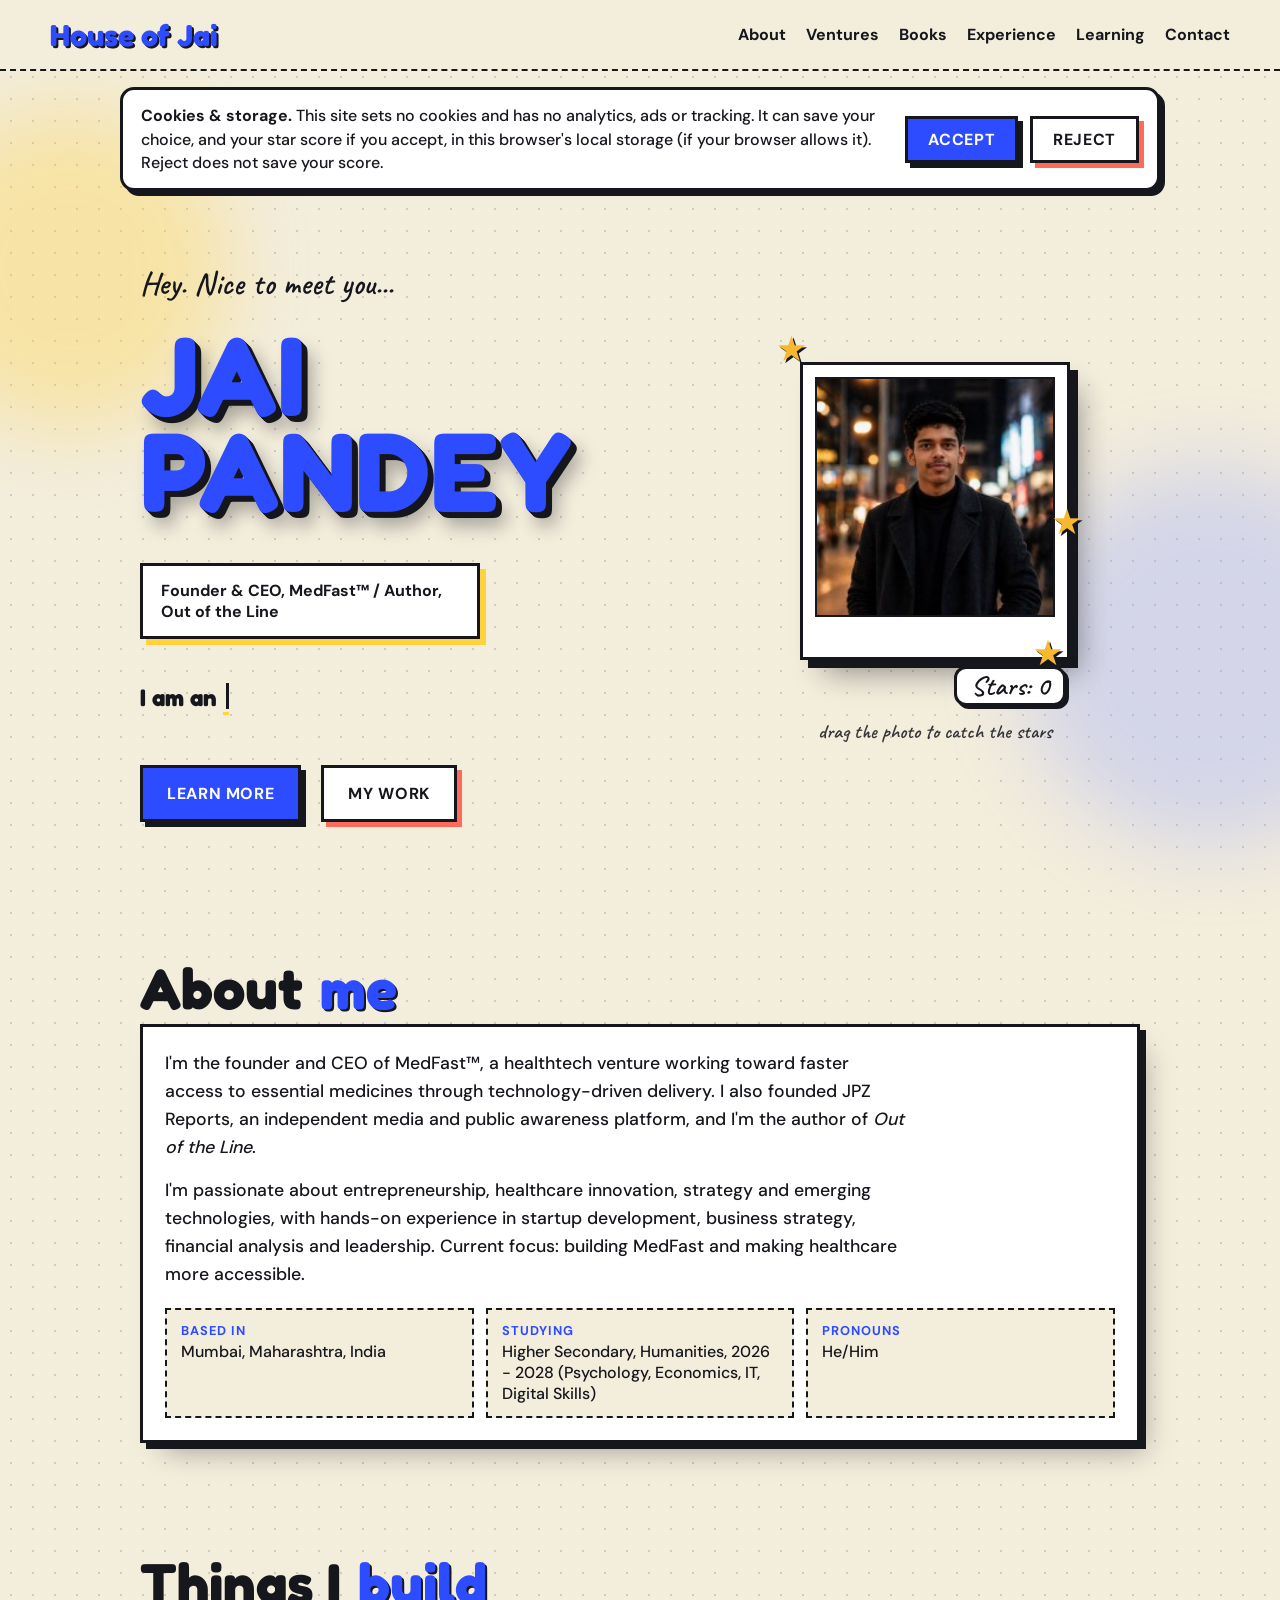
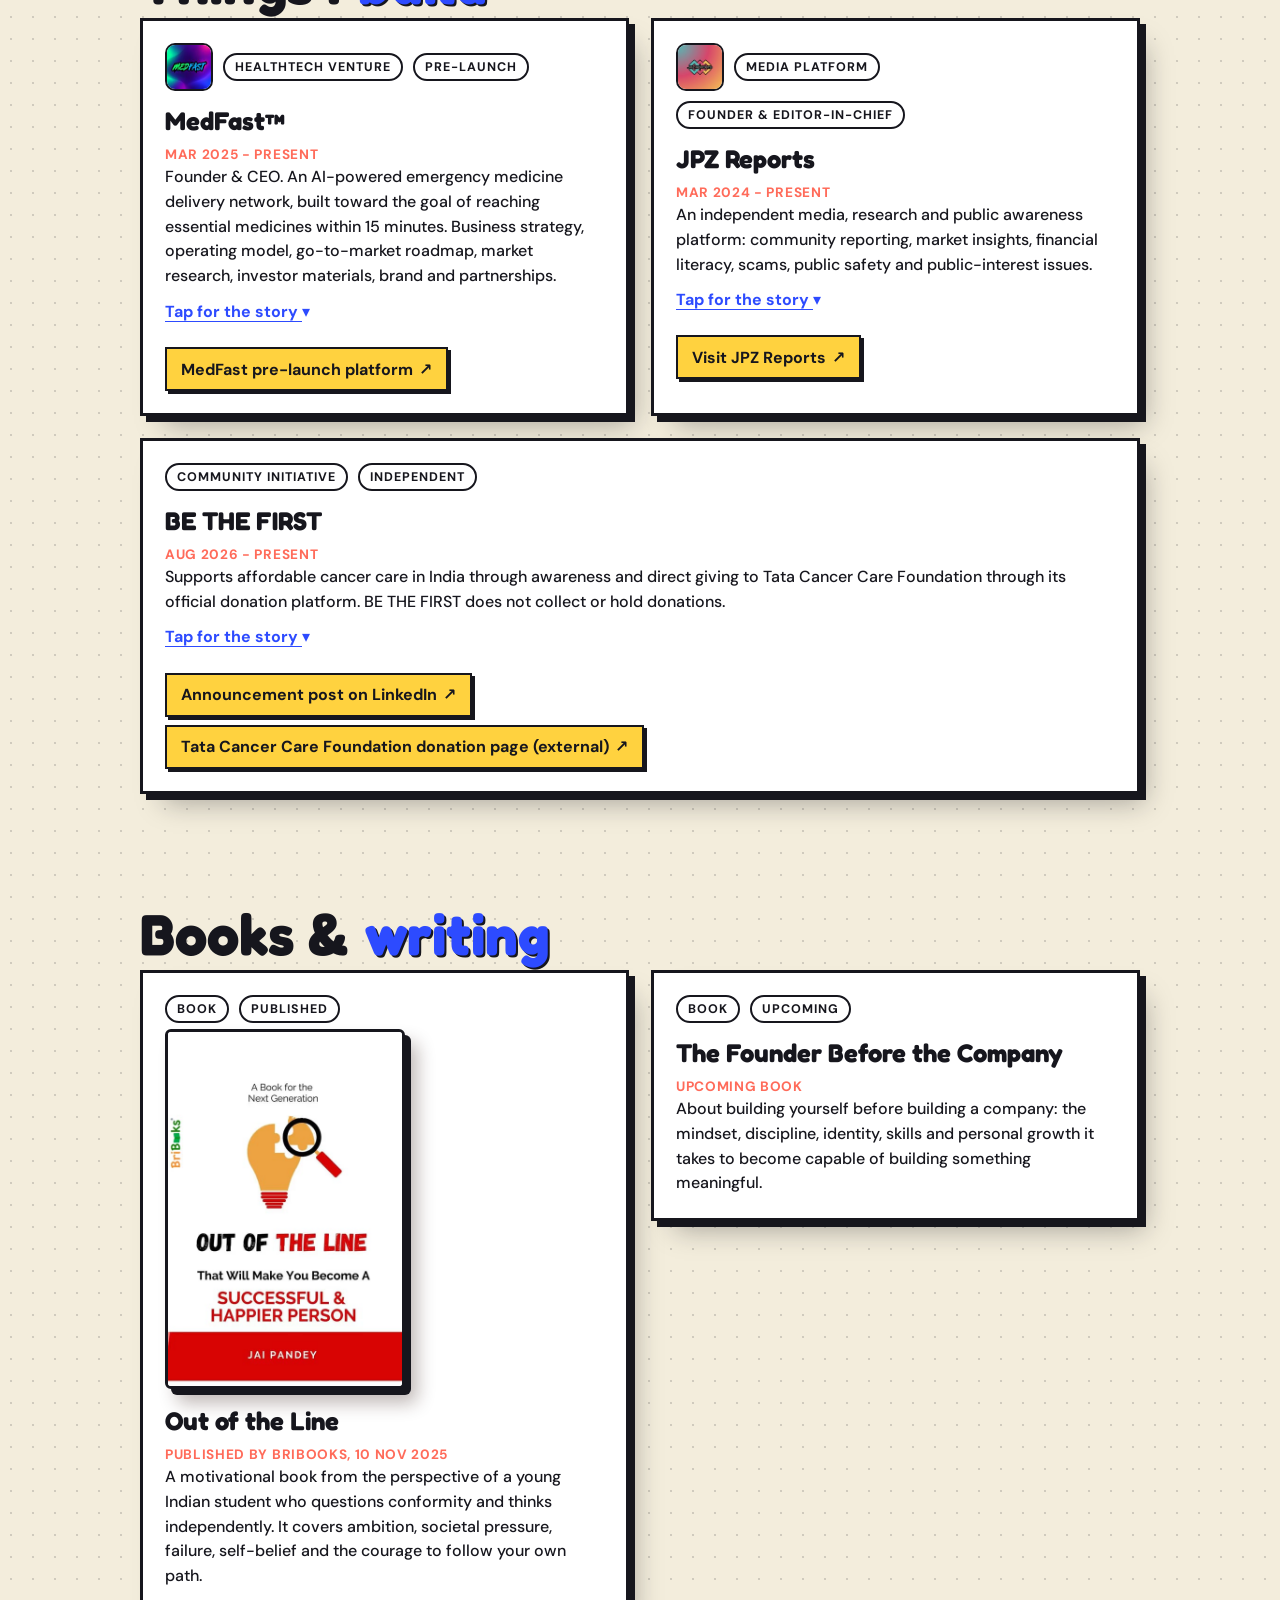
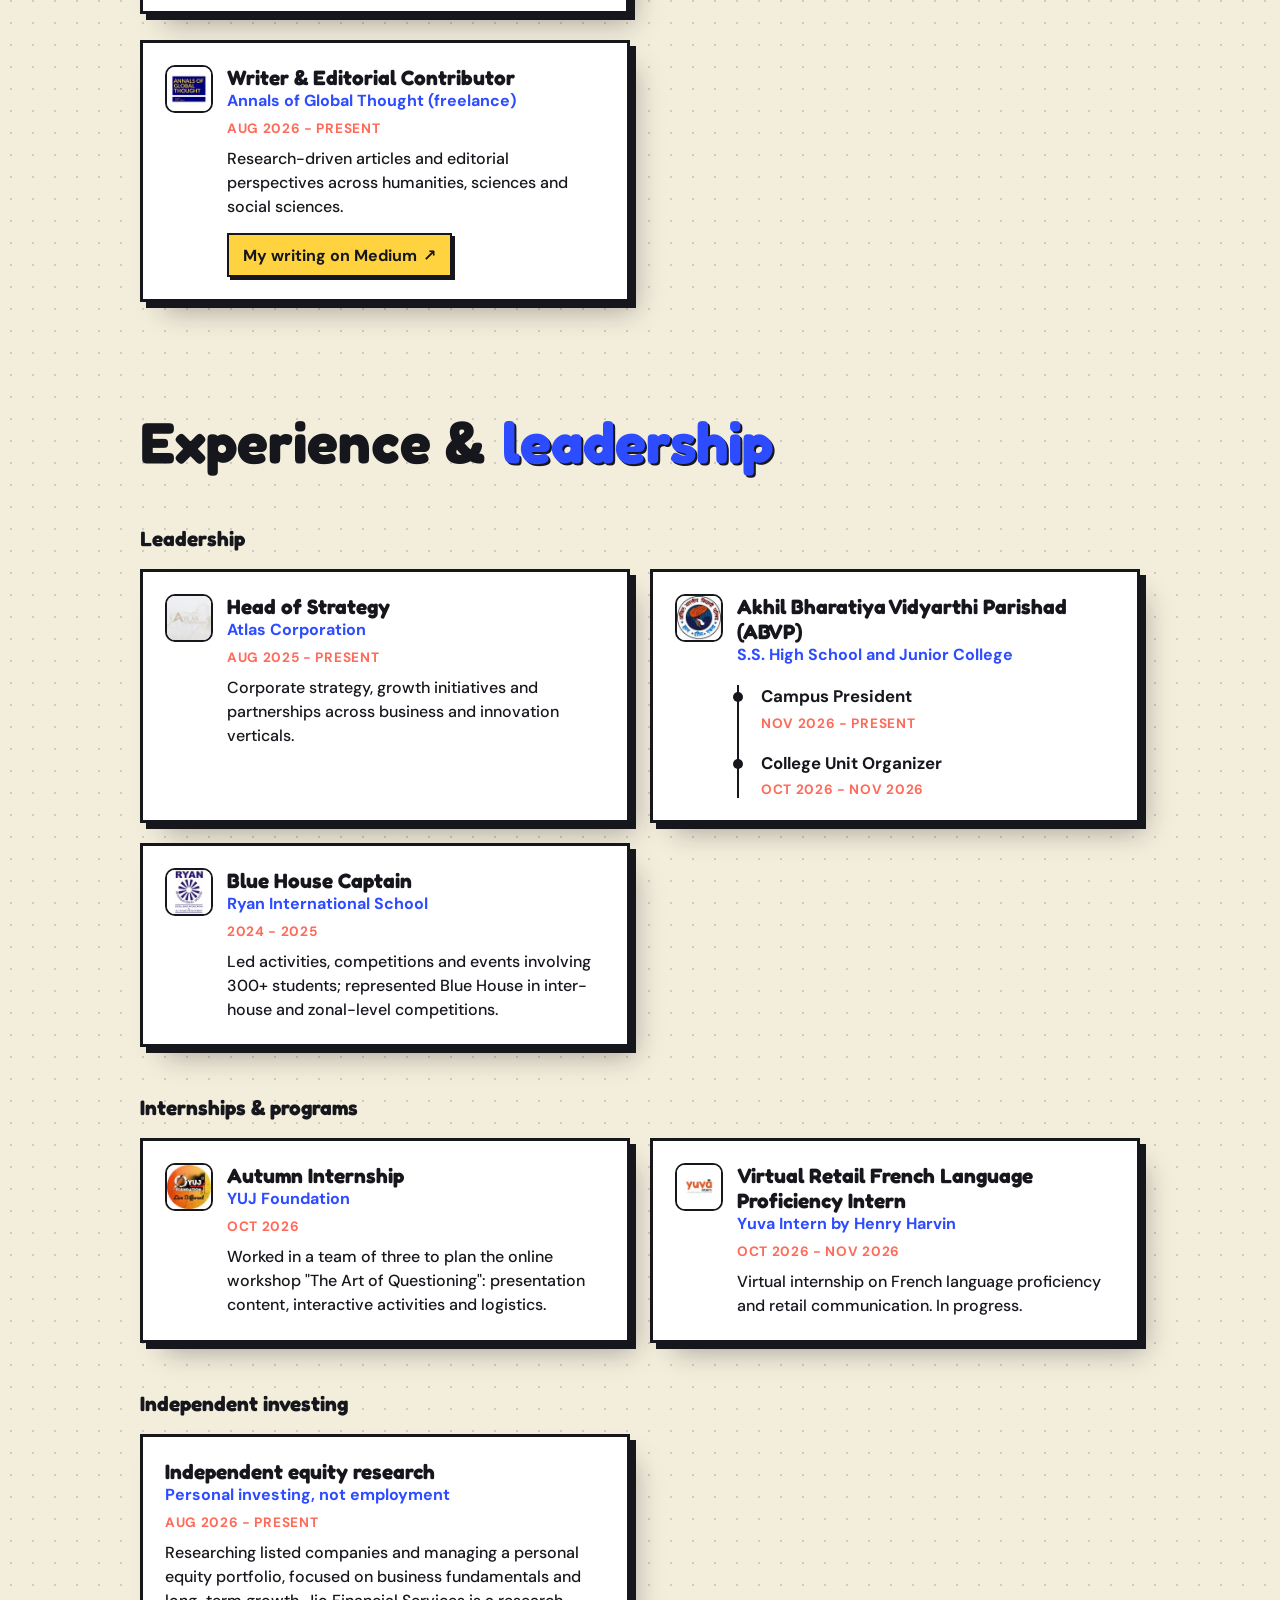
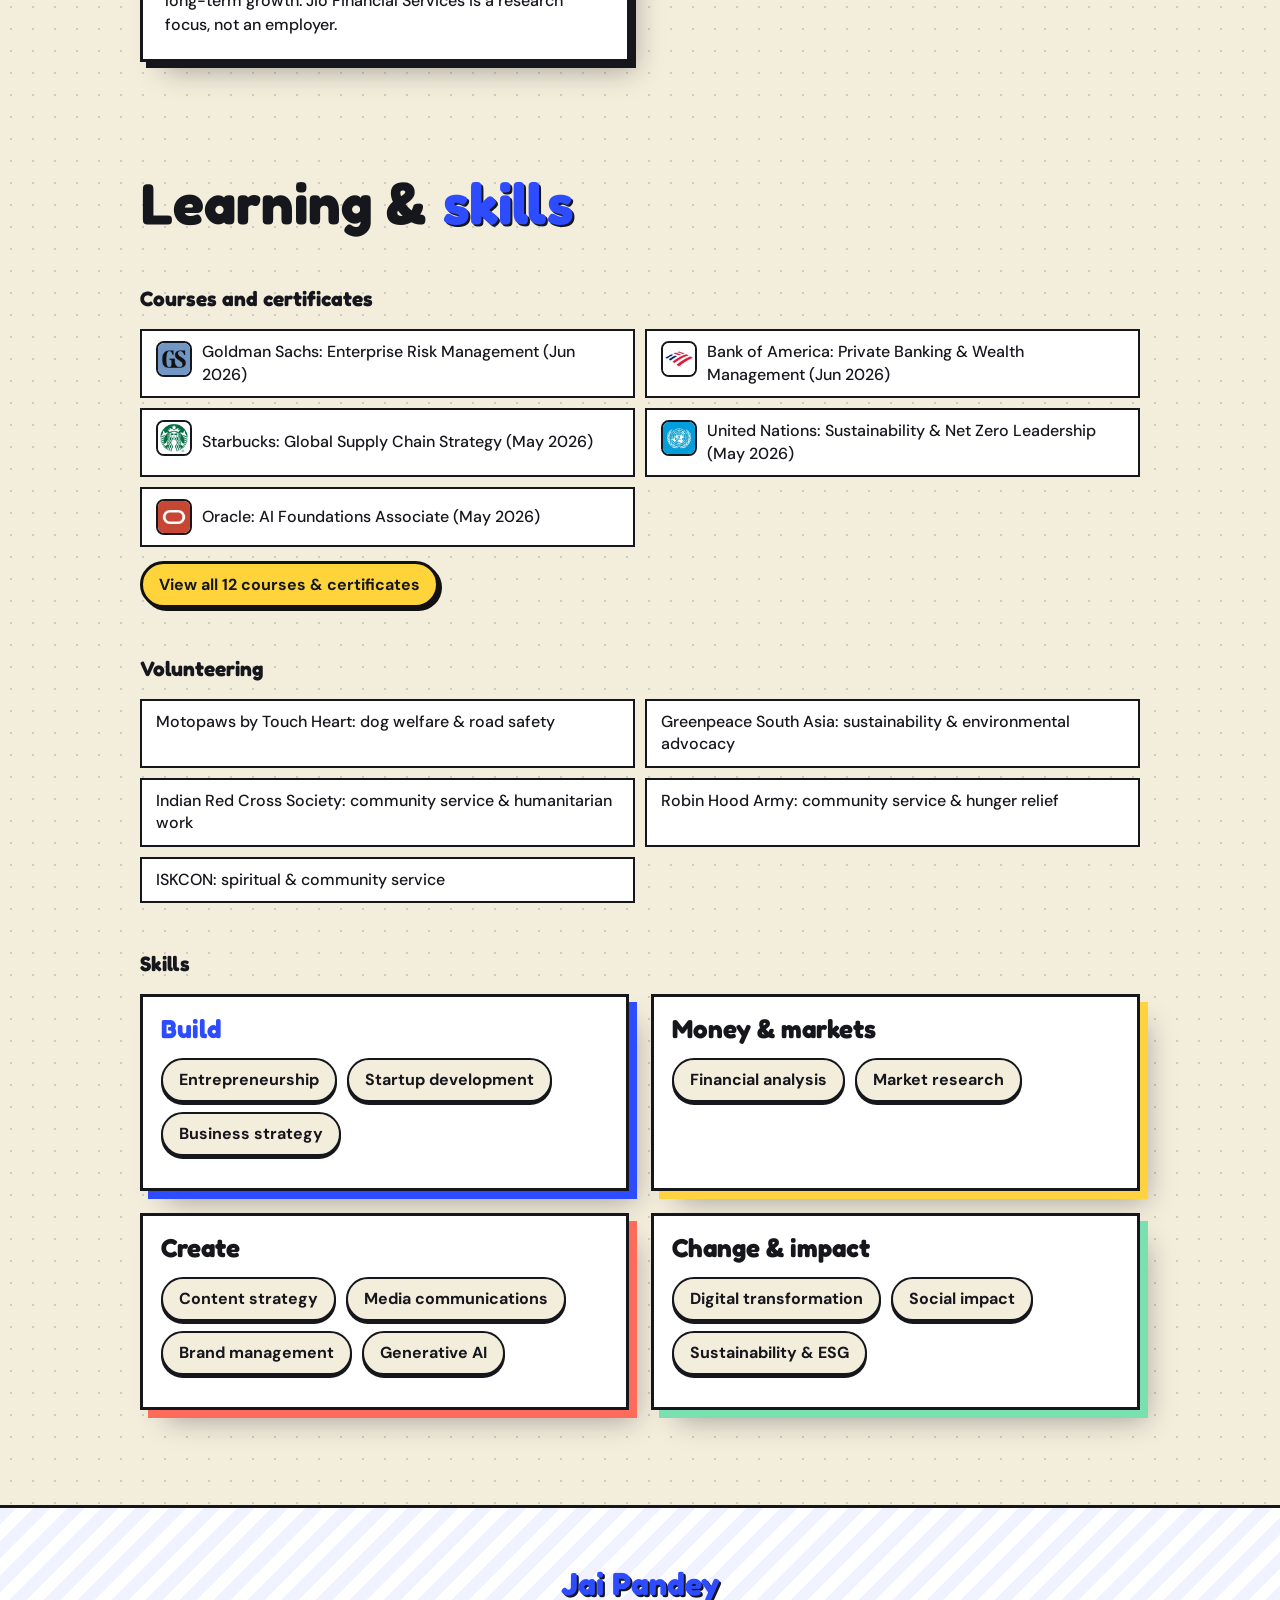
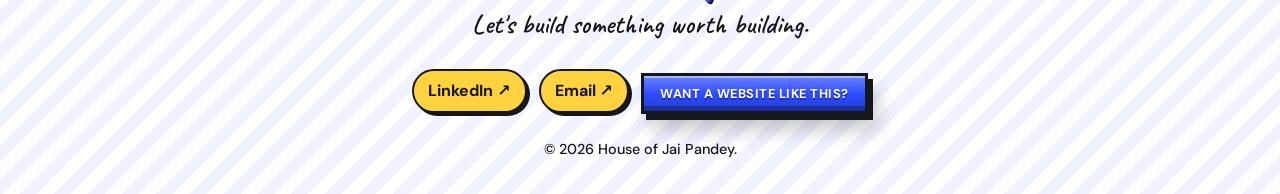
<file: index.html>
<!doctype html><html lang="en"><head><meta charset="utf-8"><meta name="viewport" content="width=device-width,initial-scale=1"><title>House of Jai Pandey</title><meta name="description" content="Founder &amp; CEO of MedFast. Author of Out of the Line. Strategy, writing and ventures."><meta property="og:type" content="website"><meta property="og:url" content="https://ijaipandey.github.io/"><meta property="og:title" content="House of Jai Pandey"><meta property="og:description" content="Founder &amp; CEO of MedFast. Author of Out of the Line. Strategy, writing and ventures."><meta property="og:image" content="https://ijaipandey.github.io/2-og-square.jpg"><meta property="og:image:width" content="1200"><meta property="og:image:height" content="1200"><meta property="og:image:type" content="image/jpeg"><meta property="og:image:alt" content="Jai Pandey, House of Jai"><meta name="twitter:card" content="summary"><meta name="twitter:title" content="House of Jai Pandey"><meta name="twitter:description" content="Founder &amp; CEO of MedFast. Author of Out of the Line. Strategy, writing and ventures."><meta name="twitter:image" content="https://ijaipandey.github.io/2-og-square.jpg"><link rel="stylesheet" href="3-festival-v12.css"><link rel="icon" type="image/png" href="1-favicon.png"><link rel="canonical" href="https://ijaipandey.github.io/"><script type="application/ld+json">{"@context":"https://schema.org","@type":"Person","name":"Jai Pandey","url":"https://ijaipandey.github.io/","jobTitle":"Founder & CEO, MedFast","description":"Founder & CEO of MedFast. Author of Out of the Line. Strategy, writing and ventures.","sameAs":["https://www.linkedin.com/in/ijaipandey/"]}</script><style>.hj-badge.hj-inline{position:static;animation:none;transform:none;margin:6px 0 0;display:inline-flex;font-size:.8rem;min-height:40px;padding:9px 16px}.hj-badge.hj-inline::after{display:none}.hj-badge.hj-inline:hover,.hj-badge.hj-inline:active{transform:none}.pf-contact{flex-wrap:wrap;align-items:center}</style></head><body><div id="root"><div style="position:absolute;width:1px;height:1px;overflow:hidden;clip:rect(0 0 0 0);white-space:nowrap"><h1>Jai Pandey</h1><p>Founder &amp; CEO, MedFast. Author, Out of the Line.</p><p>I'm the founder and CEO of MedFast, a healthtech venture working toward faster access to essential medicines through technology-driven delivery. I also founded JPZ Reports, an independent media and public awareness platform, and I'm the author of Out of the Line.</p><p>Based in Mumbai, Maharashtra, India.</p><a href="https://www.linkedin.com/in/ijaipandey/">LinkedIn</a> <a href="websites.html">Websites by Jai</a></div></div><script src="1-1-2-festival-v12.js"></script></body></html>
</file>
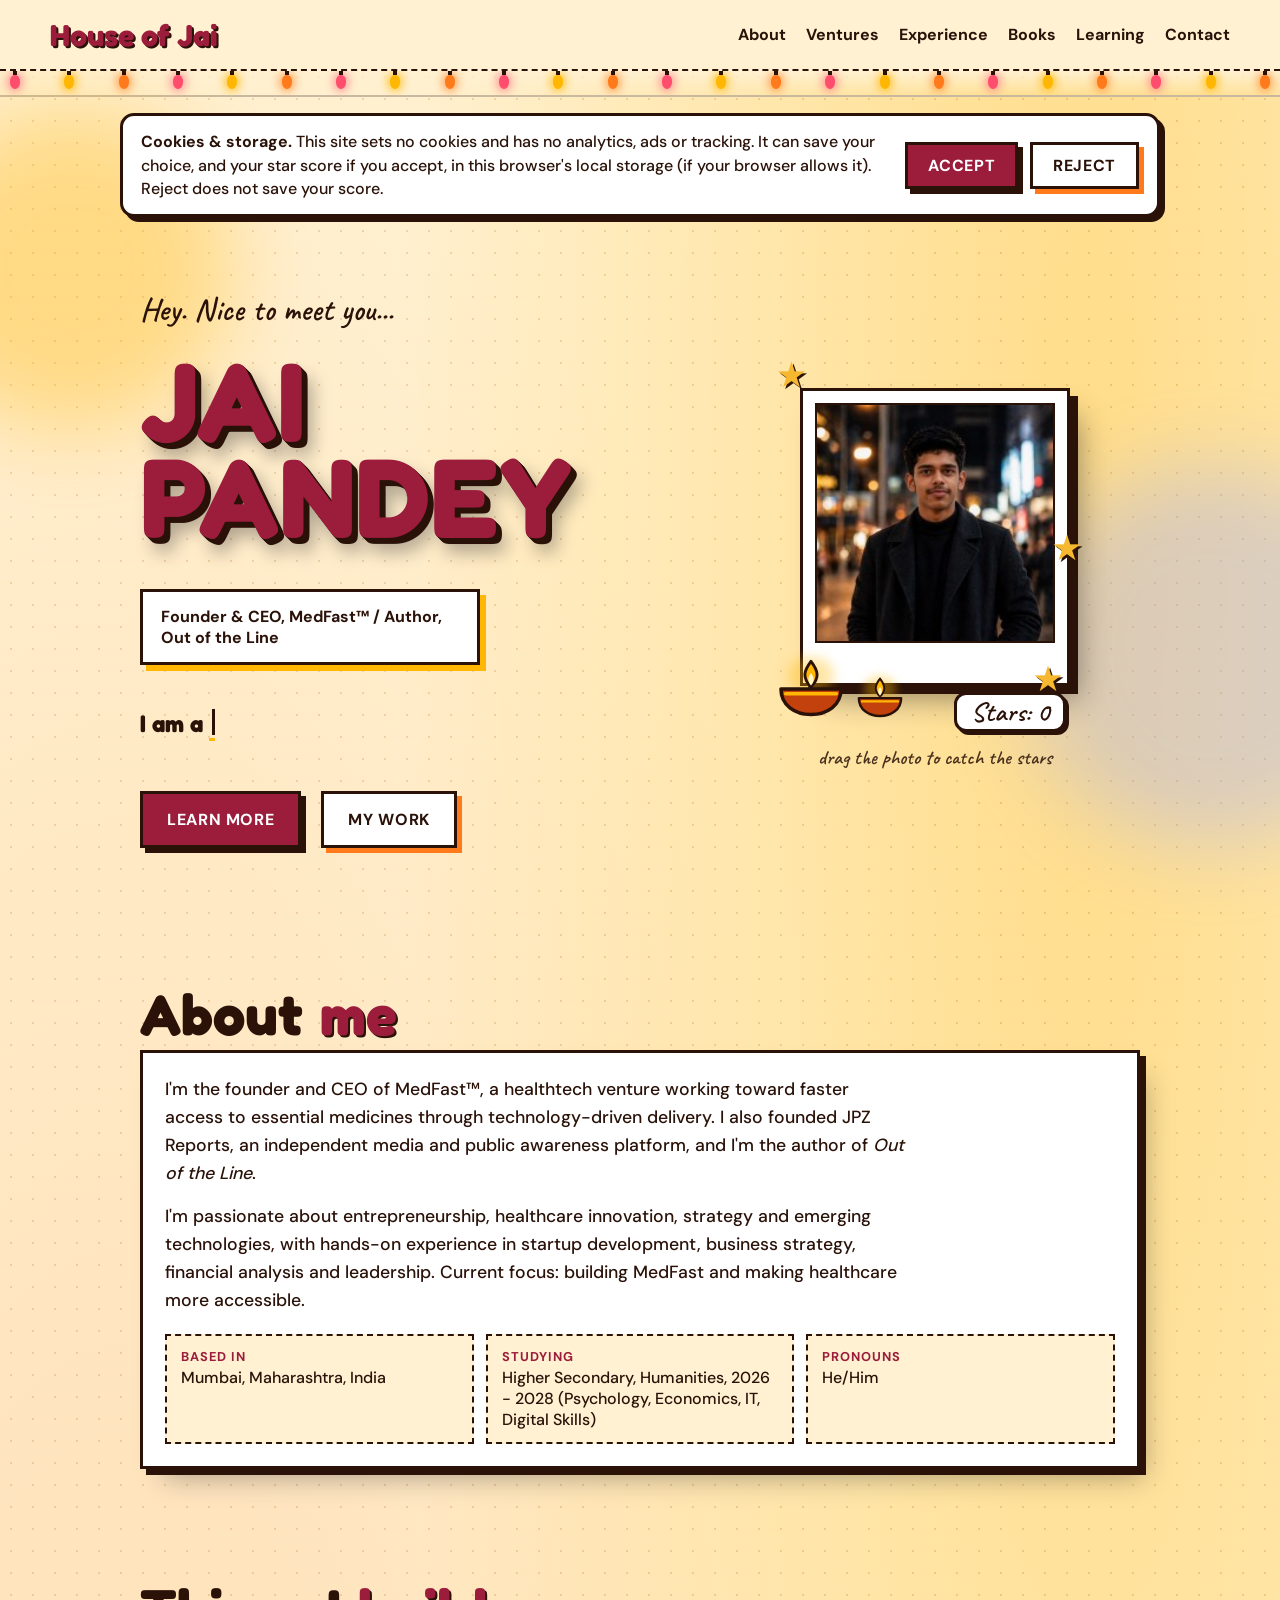
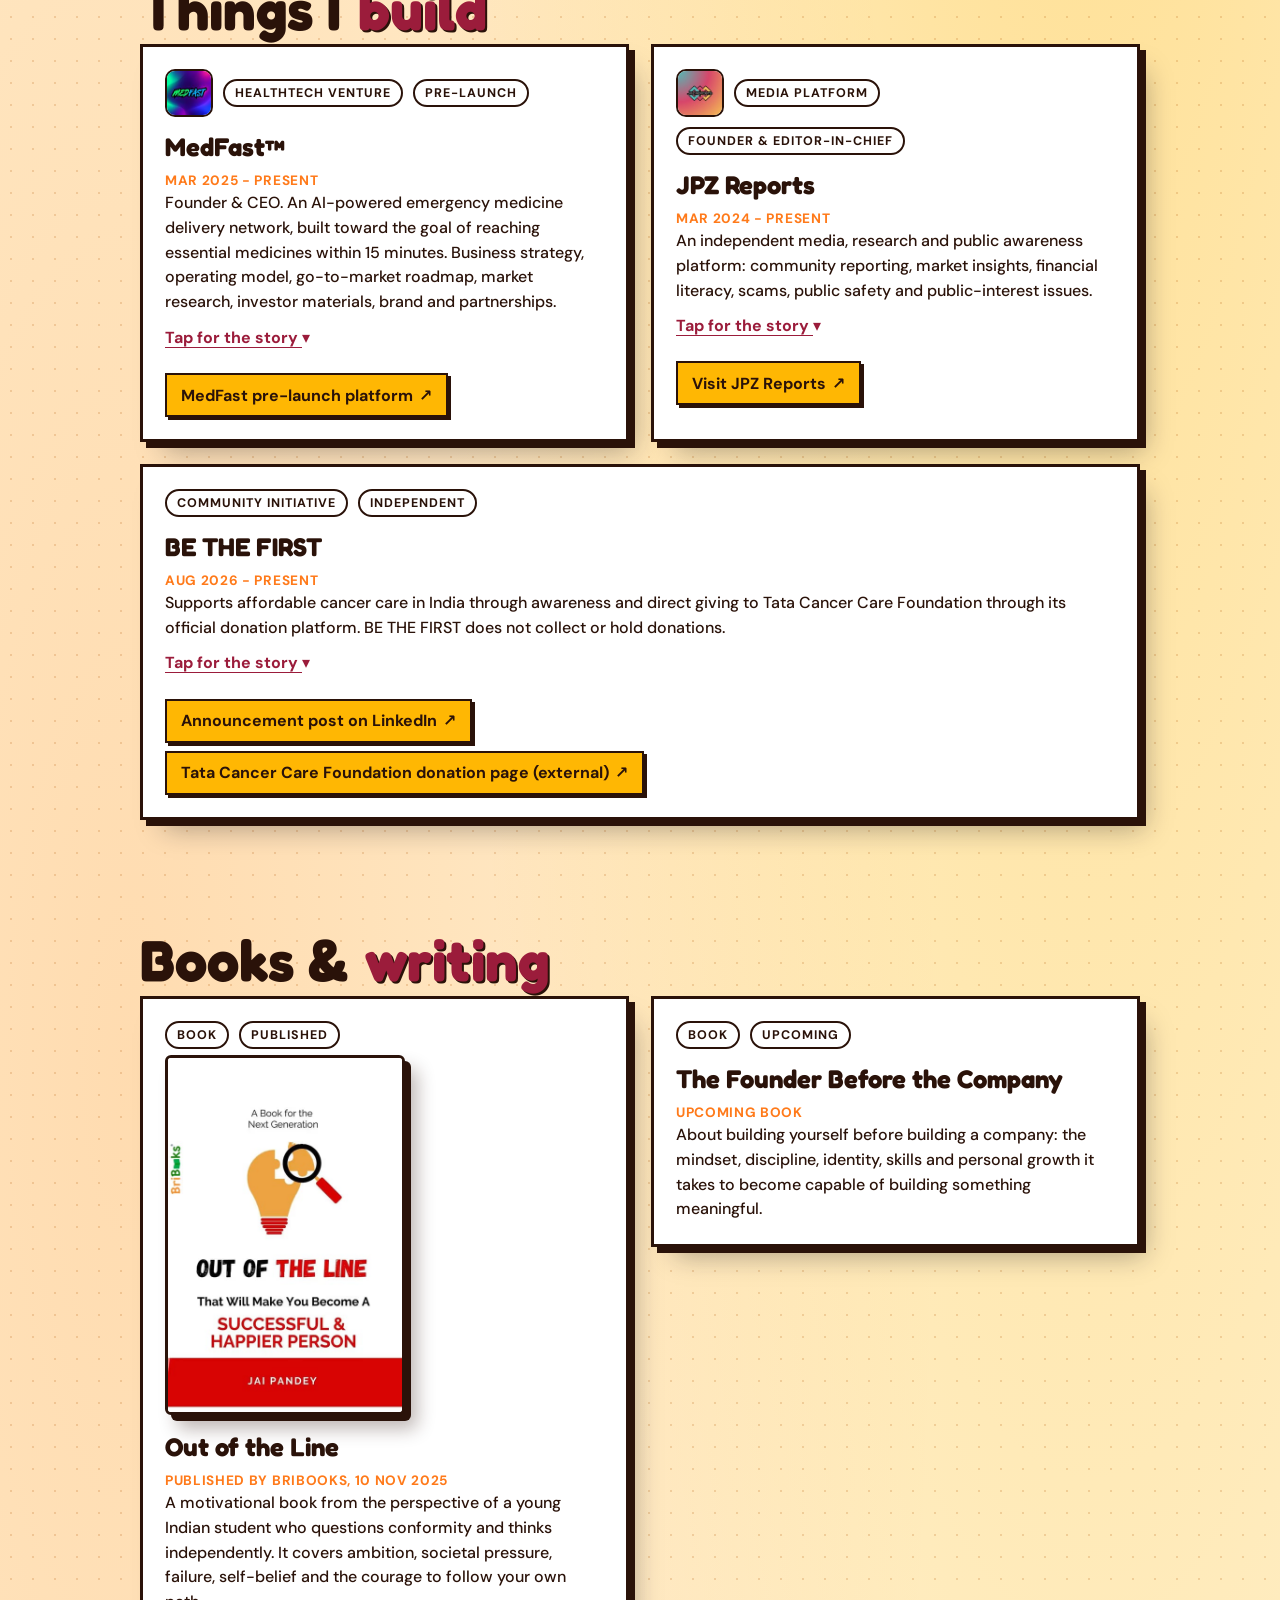
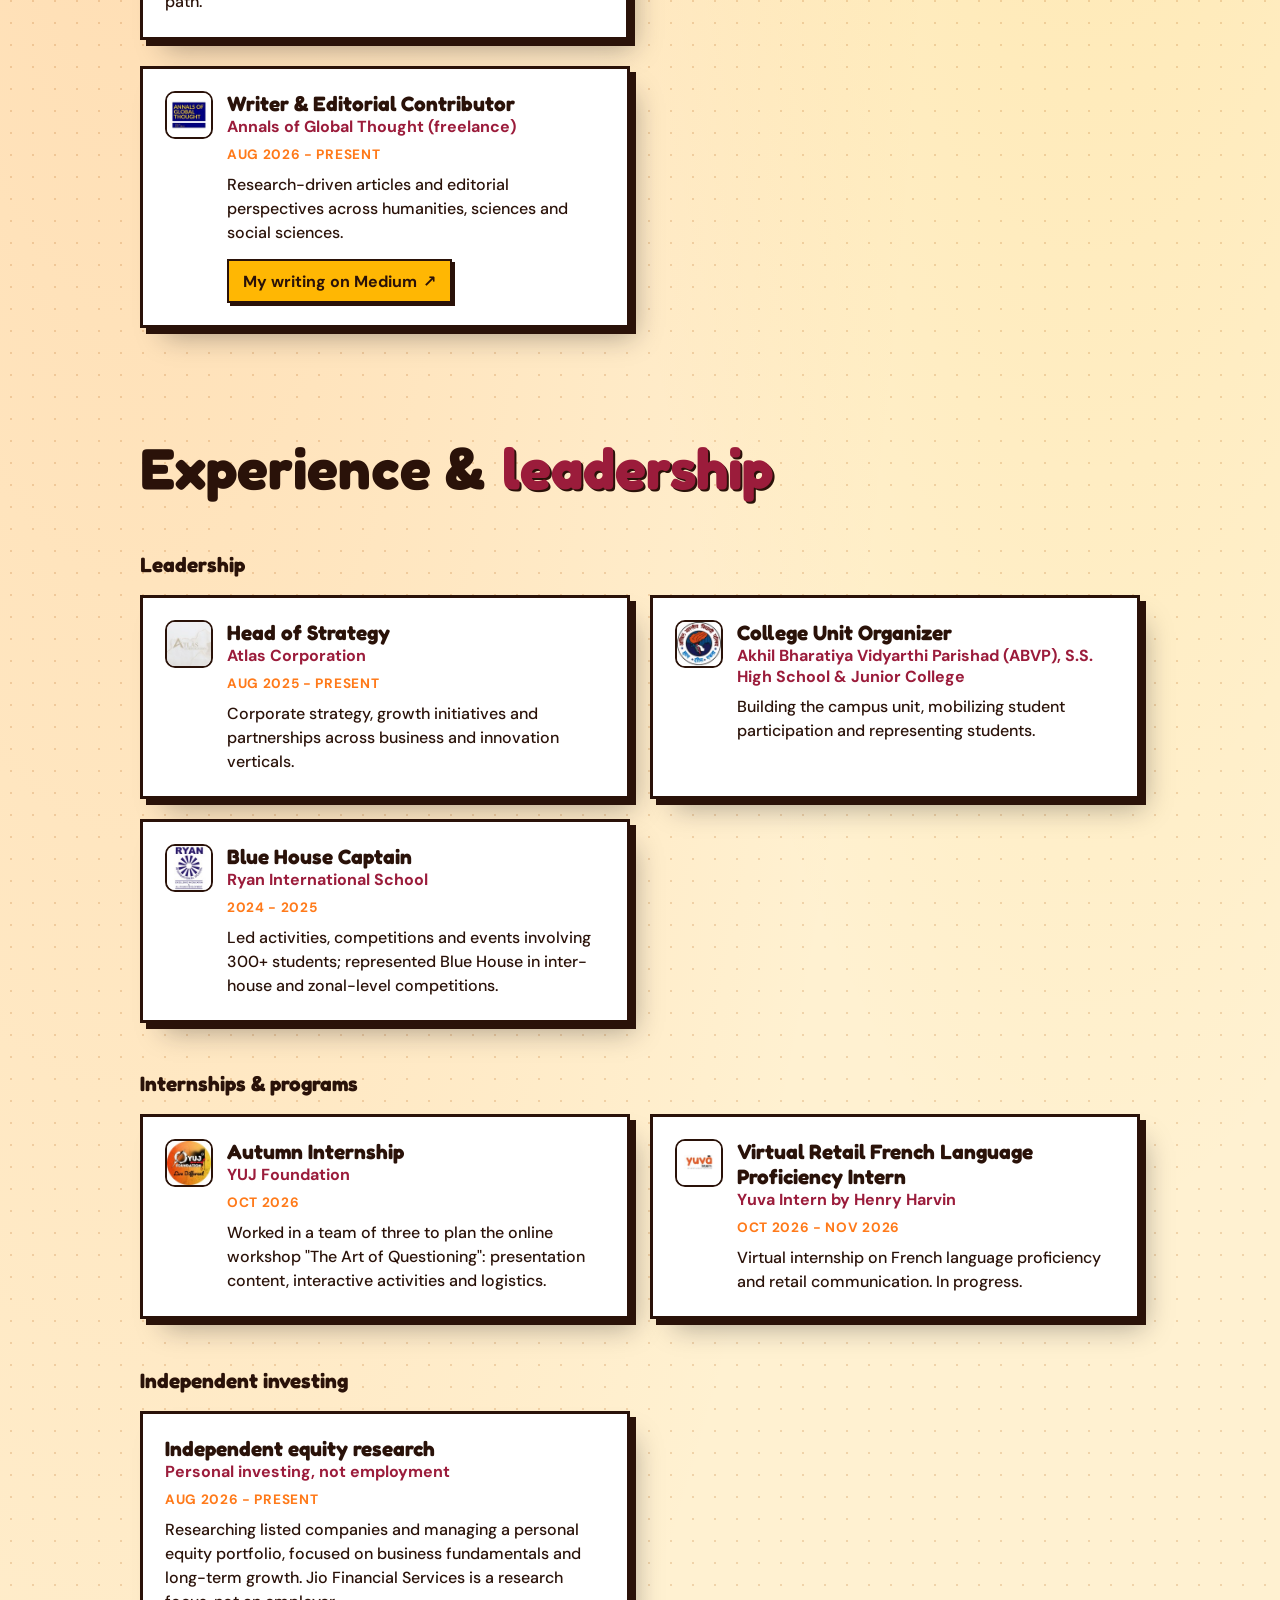
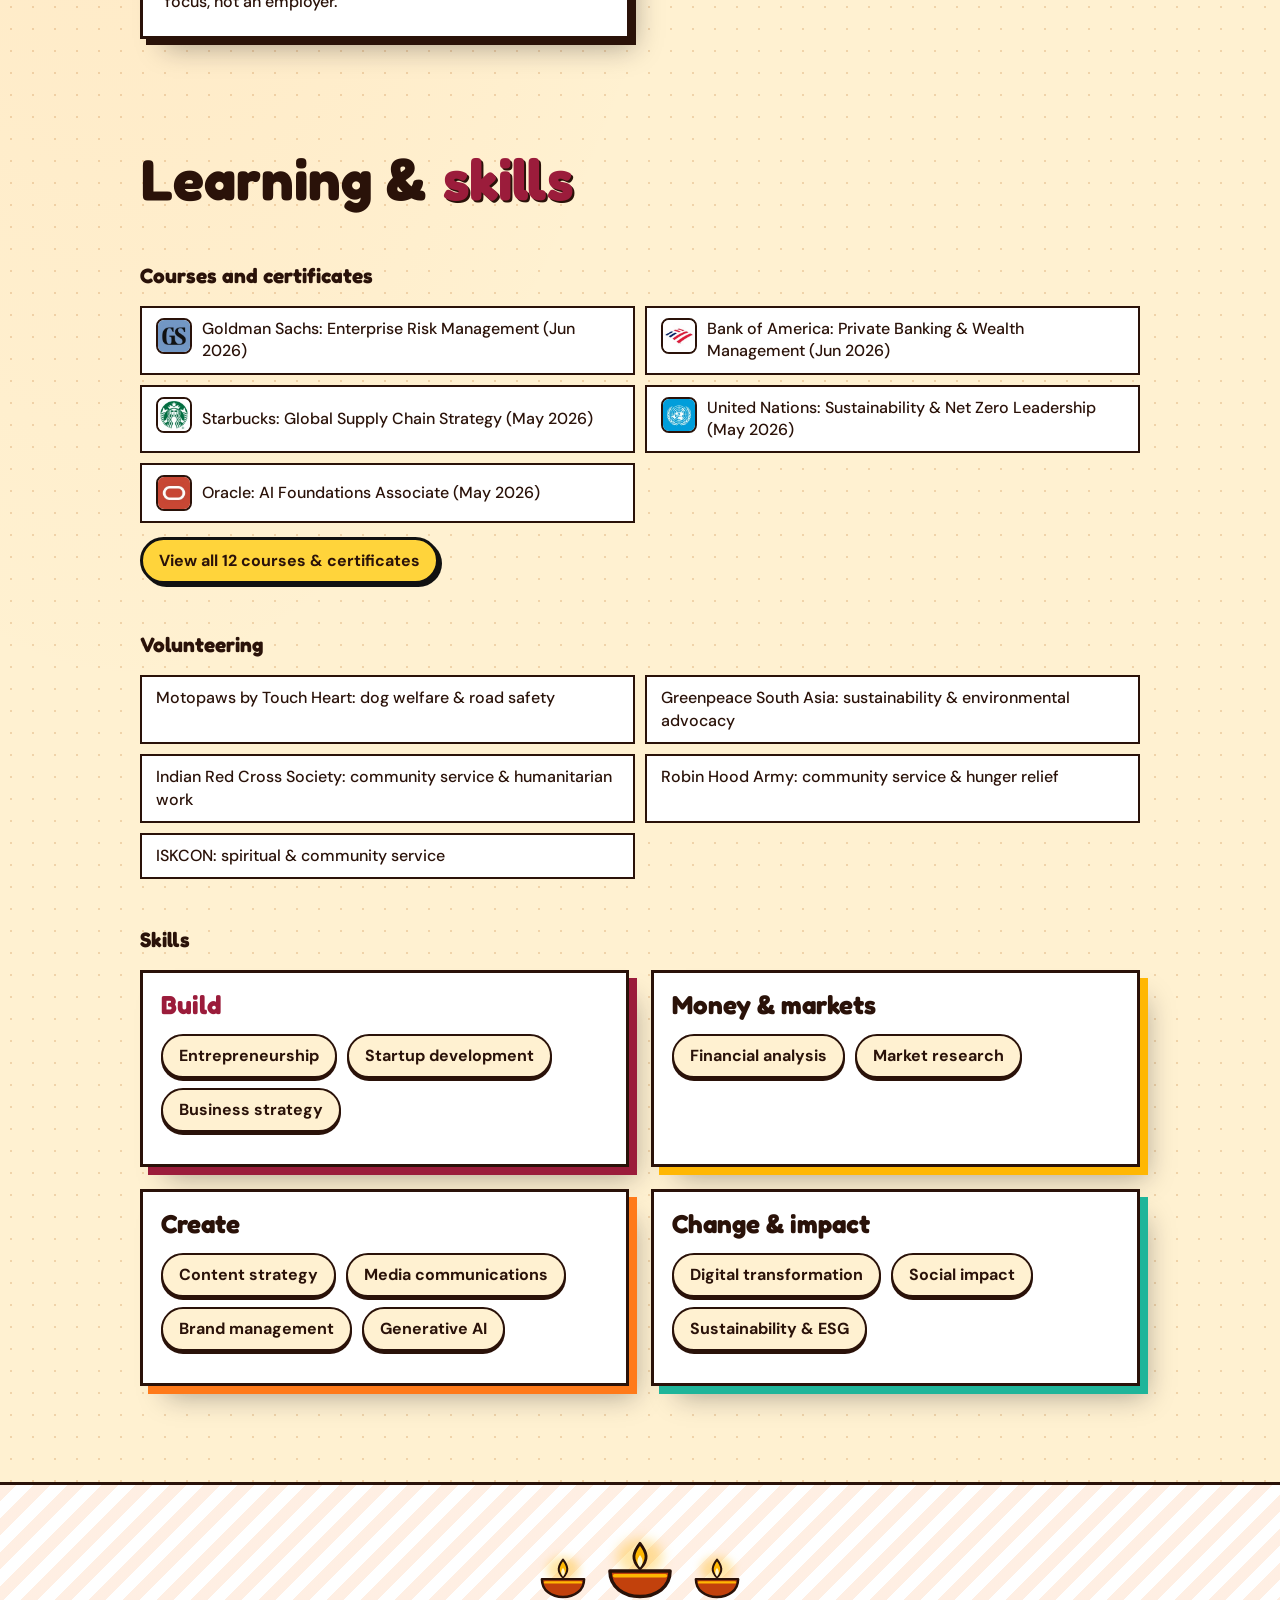
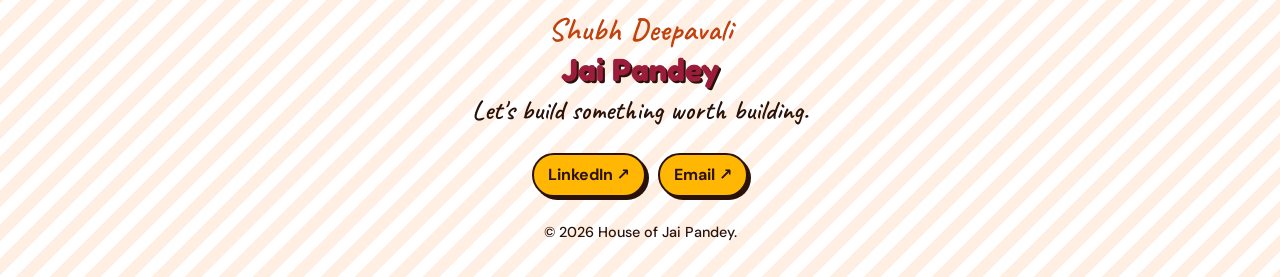
<file: 5-index.html>
<!doctype html><html lang="en"><head><meta charset="utf-8"><meta name="viewport" content="width=device-width,initial-scale=1"><title>House of Jai Pandey</title><link rel="stylesheet" href="main.css"></head><body><div id="root"></div><script src="main.js"></script></body></html>
</file>
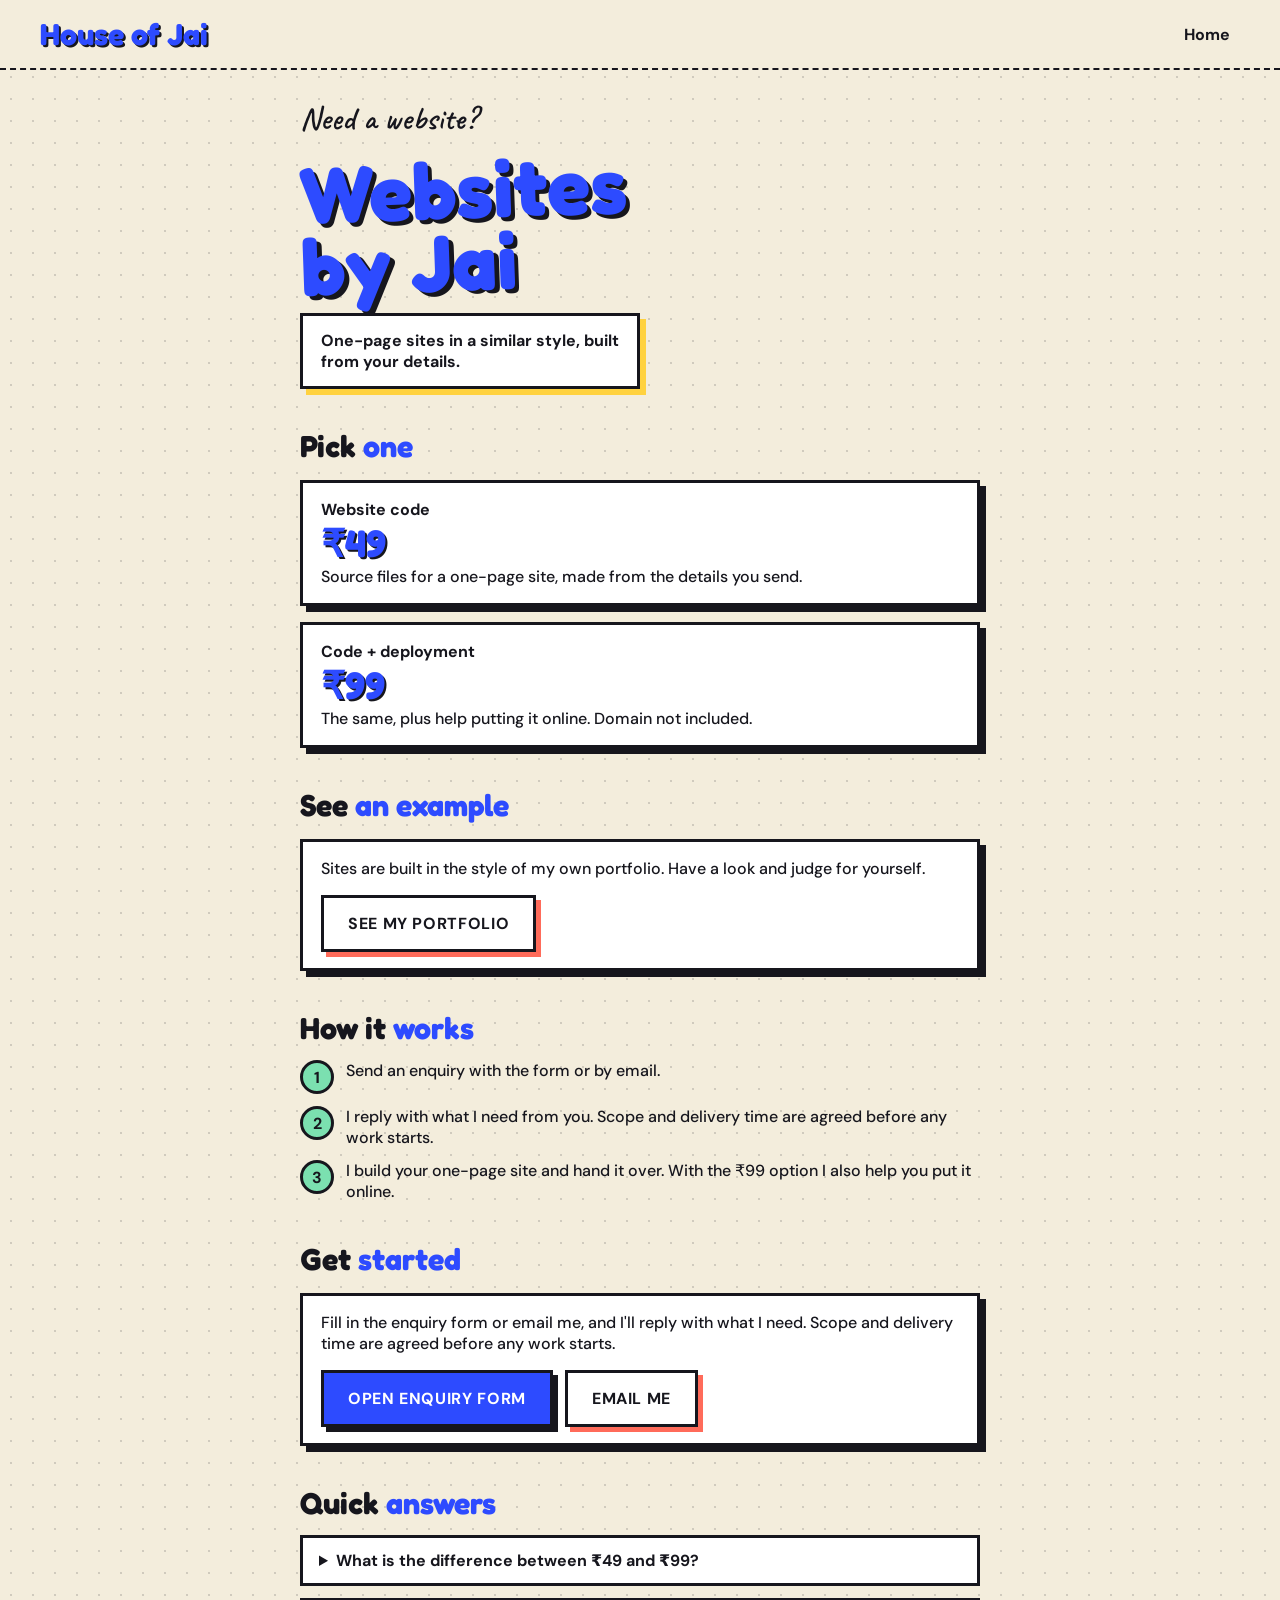
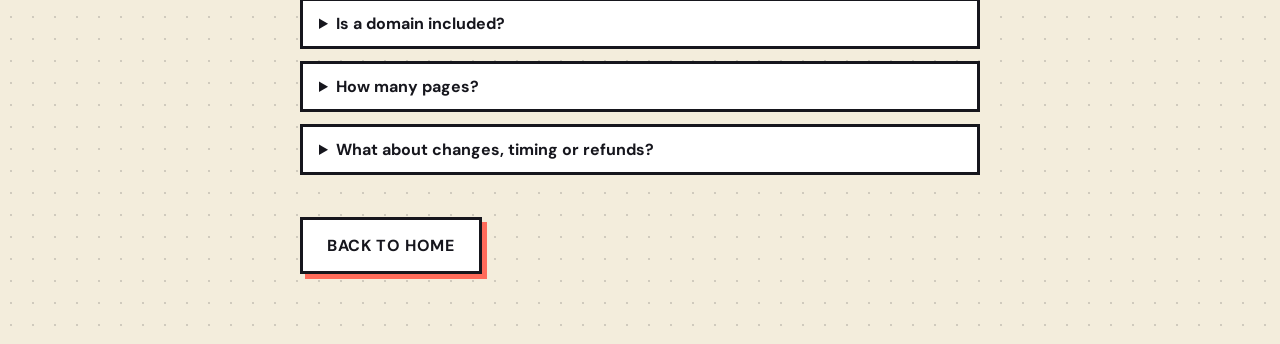
<file: websites.html>
<!doctype html><html lang="en"><head><meta charset="utf-8"><meta name="viewport" content="width=device-width,initial-scale=1"><title>Websites by Jai - House of Jai</title><link rel="stylesheet" href="1-festival-v4.css"><meta name="description" content="One-page websites by Jai Pandey: website code or code plus deployment.">
<style>.sv{max-width:720px;margin:0 auto;padding:28px 20px 70px}.sv h1{font-family:Fredoka,sans-serif;font-weight:700;font-size:clamp(2.8rem,13vw,5rem);line-height:.9;color:var(--blue);text-shadow:4px 4px 0 var(--ink);transform:rotate(-2deg);margin:8px 0 22px}
.sv h2{font-family:Fredoka,sans-serif;font-weight:700;font-size:1.9rem;margin:38px 0 14px}.sv h2 span{color:var(--blue)}
.bx{background:#fff;border:3px solid var(--ink);box-shadow:6px 6px 0 var(--ink);padding:16px 18px;margin:16px 0}.pr{font-family:Fredoka,sans-serif;font-weight:700;font-size:2.4rem;color:var(--blue);text-shadow:2px 2px 0 var(--ink)}
.wn{background:var(--yellow);border:3px solid var(--ink);box-shadow:5px 5px 0 var(--ink);padding:12px 14px;font-weight:700;margin:0 0 20px}
.st{display:flex;gap:12px;margin:12px 0}.st i{flex:none;width:34px;height:34px;border:3px solid var(--ink);background:var(--mint);border-radius:50%;display:grid;place-items:center;font-style:normal;font-weight:700}
.off{display:block;text-align:center;font-weight:700;text-transform:uppercase;letter-spacing:.04em;padding:15px;border:3px solid var(--ink);background:#fff;box-shadow:5px 5px 0 var(--coral);opacity:.6;margin-top:14px}
.qr{text-align:center}.qr img{width:240px;max-width:80%;border:3px solid var(--ink);box-shadow:6px 6px 0 var(--coral)}.f{display:block;font-weight:700;margin:12px 0 4px}.in{border:3px solid var(--ink);background:#eee;min-height:46px}.fq{border:3px solid var(--ink);background:#fff;margin:12px 0;padding:12px 16px}.fq summary{font-weight:700;cursor:pointer}.fq p{margin:10px 0 0}</style><link rel="icon" type="image/png" href="1-favicon.png"></head>
<body><div class="pf"><div class="pf-top"><span class="pf-logo">House of Jai</span><nav><a class="pf-navlink" href="index.html" style="text-decoration:none;display:inline-flex;align-items:center">Home</a></nav></div>
<main class="sv">
<div class="pf-hand">Need a website?</div><h1>Websites<br>by Jai</h1><div class="pf-chip">One-page sites in a similar style, built from your details.</div>
<h2>Pick <span>one</span></h2><div class="bx"><b>Website code</b><div class="pr">₹49</div>Source files for a one-page site, made from the details you send.</div><div class="bx"><b>Code + deployment</b><div class="pr">₹99</div>The same, plus help putting it online. Domain not included.</div>
<h2>See <span>an example</span></h2><div class="bx"><p style="margin:0">Sites are built in the style of my own portfolio. Have a look and judge for yourself.</p><a class="pf-btn pf-ghost" style="display:inline-block;text-decoration:none;margin-top:16px" href="index.html">See my portfolio</a></div>
<h2>How it <span>works</span></h2><div class="st"><i>1</i><div>Send an enquiry with the form or by email.</div></div><div class="st"><i>2</i><div>I reply with what I need from you. Scope and delivery time are agreed before any work starts.</div></div><div class="st"><i>3</i><div>I build your one-page site and hand it over. With the &#8377;99 option I also help you put it online.</div></div>
<h2>Get <span>started</span></h2><div class="bx"><p style="margin:0">Fill in the enquiry form or email me, and I'll reply with what I need. Scope and delivery time are agreed before any work starts.</p><a class="pf-btn pf-solid" style="display:inline-block;text-decoration:none;margin-top:16px;margin-right:12px" href="https://docs.google.com/forms/d/e/1FAIpQLSc2fvC5vgpToCwSzCBA6NdEPaqjrE89Wc6Fj9NbVE1TQpoCww/viewform" target="_blank" rel="noopener noreferrer">Open enquiry form</a><a class="pf-btn pf-ghost" style="display:inline-block;text-decoration:none;margin-top:16px" href="mailto:jaipandey028@gmail.com?subject=Website%20enquiry">Email me</a></div>
<h2>Quick <span>answers</span></h2>
<details class="fq"><summary>What is the difference between &#8377;49 and &#8377;99?</summary><p>&#8377;49 is the source files. &#8377;99 is the same, plus help putting the site online.</p></details>
<details class="fq"><summary>Is a domain included?</summary><p>No. Domain is not included in either option.</p></details>
<details class="fq"><summary>How many pages?</summary><p>One page. These are one-page sites.</p></details>
<details class="fq"><summary>What about changes, timing or refunds?</summary><p>Not listed on this page yet. Ask in your enquiry before any work starts.</p></details>
<a class="pf-btn pf-ghost" style="display:inline-block;text-decoration:none;margin-top:30px" href="index.html">Back to home</a></main></div></body></html>
</file>
<file: 3-festival-v12.css>
@font-face{font-family:Caveat;font-weight:600;font-style:normal;font-display:swap;src:url("./assets/Caveat-600-P25GCNZB.woff2") format("woff2")}@font-face{font-family:DM Sans;font-weight:500;font-style:normal;font-display:swap;src:url("./assets/DMSans-500-X7UMQEPN.woff2") format("woff2")}@font-face{font-family:DM Sans;font-weight:700;font-style:normal;font-display:swap;src:url("./assets/DMSans-700-X7UMQEPN.woff2") format("woff2")}@font-face{font-family:Fredoka;font-weight:700;font-style:normal;font-display:swap;src:url("./assets/Fredoka-700-457OFEIL.woff2") format("woff2")}html,body,#root{margin:0;min-height:100%}:root{--cream:#f3eddc;--ink:#16161d;--blue:#2d4bff;--yellow:#ffd23f;--coral:#ff6b5a;--mint:#7be0b0}body{background:var(--cream)}.pf{font-family:DM Sans,system-ui,sans-serif;font-weight:500;color:var(--ink);background-color:var(--cream);background-image:radial-gradient(rgba(22,22,29,.16) 1.2px,transparent 1.2px);background-size:22px 22px;min-height:100vh;overflow-x:hidden}.pf *{box-sizing:border-box}.pf h1,.pf h2,.pf h3,.pf p{margin:0}.pf-hand{font-family:Caveat,cursive;font-weight:600;font-size:2rem}.pf-top{position:sticky;top:0;z-index:5;display:flex;align-items:center;justify-content:space-between;gap:12px;padding:10px 18px;background:var(--cream);border-bottom:2px dashed var(--ink)}.pf-logo{font-family:Fredoka,sans-serif;font-weight:700;font-size:1.7rem;color:var(--blue);text-shadow:2px 2px 0 var(--ink);transform:rotate(-3deg)}.pf-top nav{display:flex;flex-wrap:wrap;gap:0}.pf-navlink{font:inherit;font-weight:700;background:none;border:0;padding:10px;border-radius:99px;cursor:pointer;color:var(--ink);min-height:44px;white-space:nowrap}.pf-navlink:hover{background:var(--ink);color:var(--cream)}.pf-hero{max-width:1040px;margin:0 auto;padding:48px 20px 64px;display:grid;gap:36px;align-items:center}.pf-name{font-family:Fredoka,sans-serif;font-weight:700;line-height:.86;font-size:clamp(3.4rem,15vw,7rem);color:var(--blue);text-shadow:4px 4px 0 var(--ink);transform:rotate(-3deg);margin:14px 0 26px;display:flex;flex-direction:column;letter-spacing:.01em}.pf-name span:last-child{margin-left:8%}.pf-chip{display:inline-block;background:#fff;border:3px solid var(--ink);box-shadow:6px 6px 0 var(--yellow);padding:14px 18px;font-weight:700;max-width:280px}.pf-cta{display:flex;flex-wrap:wrap;gap:18px;margin:48px 0 18px}.pf-btn{font:inherit;font-weight:700;text-transform:uppercase;letter-spacing:.04em;padding:15px 24px;min-height:48px;border:3px solid var(--ink);cursor:pointer;transition:transform .12s,box-shadow .12s;transform:rotate(-1.2deg)}.pf-solid{background:var(--blue);color:#fff;box-shadow:5px 5px 0 var(--ink)}.pf-ghost{background:#fff;color:var(--ink);box-shadow:5px 5px 0 var(--coral);transform:rotate(1deg)}.pf-btn:hover{transform:translate(-2px,-2px) rotate(0);box-shadow:8px 8px 0 var(--ink)}.pf-btn:focus-visible,.pf-navlink:focus-visible{outline:3px solid var(--coral);outline-offset:2px}.pf-small{font-size:1.5rem;margin-left:40px}.pf-photo-wrap{position:relative;justify-self:center;width:min(78vw,340px)}.pf-photo{background:#fff;padding:12px 12px 40px;border:3px solid var(--ink);box-shadow:10px 10px 0 var(--ink);transform:rotate(3deg)}.pf-photo-in{aspect-ratio:4/5;background:repeating-linear-gradient(45deg,var(--yellow) 0 14px,#ffe27a 14px 28px);display:flex;flex-direction:column;align-items:center;justify-content:center;gap:6px;border:2px solid var(--ink)}.pf-photo-in b{font-family:Fredoka,sans-serif;font-size:5rem;color:var(--ink)}.pf-photo-in span{font-family:Caveat,cursive;font-size:1.5rem}.pf-star{position:absolute;font-style:normal;font-size:3rem;color:var(--coral);text-shadow:2px 2px 0 var(--ink)}.s1{top:-22px;left:-18px}.s2{bottom:-14px;right:-16px;color:var(--blue)}.pf-sec{max-width:1040px;margin:0 auto;padding:56px 20px;scroll-margin-top:70px}.pf-h{font-family:Fredoka,sans-serif;font-weight:700;font-size:clamp(2.2rem,8vw,3.6rem);line-height:1;margin-bottom:48px;padding-bottom:6px;transform:rotate(-1.5deg)}.pf-h em{font-style:normal;color:var(--blue);text-shadow:2px 2px 0 var(--ink);margin-left:.3em}.pf-card{background:#fff;border:3px solid var(--ink);box-shadow:6px 6px 0 var(--ink);padding:22px}.pf-about p{font-size:1.1rem;line-height:1.6;margin-bottom:14px;max-width:62ch}.pf-facts{display:grid;gap:12px;margin-top:20px}.pf-facts div{background:var(--cream);border:2px dashed var(--ink);padding:12px 14px;display:flex;flex-direction:column;gap:2px}.pf-facts b{font-size:.8rem;text-transform:uppercase;letter-spacing:.08em;color:var(--blue)}.pf-roles{list-style:none;margin:0;padding:0;display:grid;gap:20px}.pf-role{display:flex;gap:18px;align-items:flex-start;transform:rotate(var(--tilt))}.pf-num{font-family:Fredoka,sans-serif;font-weight:700;font-size:2rem;color:var(--coral);text-shadow:2px 2px 0 var(--ink)}.pf-role h3{font-family:Fredoka,sans-serif;font-size:1.3rem}.pf-org{color:var(--blue);font-weight:700;margin-top:2px}.pf-role p+p{margin-top:8px;line-height:1.5}.pf-grid{display:grid;gap:22px}.pf-proj h3{font-family:Fredoka,sans-serif;font-size:1.6rem;margin:14px 0 8px}.pf-proj p{line-height:1.55}.pf-proj-top{display:flex;justify-content:space-between;gap:8px}.pf-tag,.pf-status{font-size:.78rem;font-weight:700;text-transform:uppercase;letter-spacing:.08em;border:2px solid var(--ink);padding:4px 10px;border-radius:99px;background:#fff}.c-blue{box-shadow:6px 6px 0 var(--blue)}.c-yellow{box-shadow:6px 6px 0 var(--yellow)}.c-coral{box-shadow:6px 6px 0 var(--coral)}.c-mint{box-shadow:6px 6px 0 var(--mint)}.pf-skills{list-style:none;padding:0;margin:0;display:flex;flex-wrap:wrap;gap:14px}.pf-skills li{background:#fff;border:3px solid var(--ink);padding:10px 16px;font-weight:700;box-shadow:4px 4px 0 var(--yellow);transform:rotate(var(--tilt))}.pf-skills li:nth-child(3n){box-shadow:4px 4px 0 var(--coral)}.pf-skills li:nth-child(3n+1){box-shadow:4px 4px 0 var(--blue)}.pf-foot{margin-top:40px;border-top:3px solid var(--ink);padding:56px 20px 36px;text-align:center;background-color:#fff;background-image:repeating-linear-gradient(135deg,rgba(45,75,255,.07) 0 12px,transparent 12px 24px);scroll-margin-top:60px}.pf-foot-title{font-family:Fredoka,sans-serif;font-weight:700;font-size:2rem;color:var(--blue);text-shadow:2px 2px 0 var(--ink);display:flex;flex-direction:column;align-items:center;gap:4px}.pf-foot-title .pf-hand{color:var(--ink);text-shadow:none;font-size:1.7rem}.pf-contact{display:flex;flex-wrap:wrap;justify-content:center;gap:12px;margin:26px 0}.pf-todo{border:2px dashed var(--coral);padding:10px 16px;border-radius:99px;background:var(--cream)}.pf-copy{font-size:.9rem}@media(min-width:800px){.pf-hero{grid-template-columns:1.15fr .85fr;padding-top:72px}.pf-facts{grid-template-columns:repeat(3,1fr)}.pf-grid{grid-template-columns:1fr 1fr}.pf-grid>:nth-child(3):last-child{grid-column:span 2}.pf-roles{grid-template-columns:1fr 1fr}.pf-top{padding:12px 40px}}@media(max-width:520px){.pf-top{padding:8px 12px}.pf-small{margin-left:0}}.pf .pf-sub{font-family:Fredoka,sans-serif;font-size:1.3rem;margin:48px 0 18px}.pf-when{font-size:.85rem;font-weight:700;color:var(--coral);margin:2px 0 8px;text-transform:uppercase;letter-spacing:.05em}.pf-gap{margin-top:26px}.pf-list{list-style:none;padding:0;margin:0;display:grid;gap:10px}.pf-list li{background:#fff;border:2px solid var(--ink);padding:10px 14px;line-height:1.4}@media(min-width:800px){.pf-list{grid-template-columns:1fr 1fr}}.pf-roles{grid-template-columns:1fr}@media(min-width:800px){.pf-roles{grid-template-columns:1fr 1fr}}.pf-chip{max-width:340px}.pf-photo-in{touch-action:none}.pf-drag{cursor:grab;touch-action:none;user-select:none;transition:transform .5s cubic-bezier(.3,1.6,.5,1)}.pf-drag.is-on{cursor:grabbing;transition:none;z-index:4}.pf-photo-wrap .pf-star{font-style:normal}.pf-star.pf-drag{position:absolute}.pf-star{animation:pf-wiggle 3s ease-in-out infinite}.s2{animation-delay:-1.4s}.pf-photo{animation:pf-float 5s ease-in-out infinite}.pf-hint{position:absolute;right:-6px;top:-34px;font-size:1.4rem;transform:rotate(8deg);margin:0;animation:pf-wiggle 2.4s ease-in-out infinite}.pf-name span{display:inline-block;animation:pf-pop .8s cubic-bezier(.3,1.6,.5,1) both}.pf-name span:last-child{animation-delay:.15s}.pf-hero-text>*{animation:pf-rise .7s ease both}.pf-hero-text>:nth-child(3){animation-delay:.25s}.pf-hero-text>:nth-child(4){animation-delay:.35s}.pf-hero-text>:nth-child(5){animation-delay:.45s}.pf-ticker{overflow:hidden;border-block:3px solid var(--ink);background:var(--yellow);transform:rotate(-1deg);margin:6px -10px}.pf-track{display:flex;width:max-content;animation:pf-scroll 34s linear infinite}.pf-track span{font-family:Fredoka,sans-serif;font-weight:700;font-size:1.15rem;padding:12px 22px;white-space:nowrap}.pf-track i{font-style:normal;color:var(--blue);margin-left:22px}.rv{opacity:0;transform:translateY(26px) scale(.98);transition:opacity .6s ease,transform .6s cubic-bezier(.2,.9,.3,1.2)}.rv.in{opacity:1;transform:none}.pf-role.rv.in,.pf-skills li.rv.in{transform:rotate(var(--tilt))}.pf-card{transition:opacity .6s ease,transform .25s ease,box-shadow .25s ease}.pf-proj.in:hover,.pf-role.in:hover{transform:translate(-3px,-3px) rotate(0);box-shadow:10px 10px 0 var(--ink)}.pf-skills li{transition:transform .2s}.pf-skills li.in:hover{transform:translateY(-4px) rotate(0)}@keyframes pf-float{0%,to{transform:rotate(3deg) translateY(0)}50%{transform:rotate(1.5deg) translateY(-12px)}}@keyframes pf-wiggle{0%,to{rotate:-8deg}50%{rotate:12deg}}@keyframes pf-pop{0%{opacity:0;transform:translateY(40px) scale(.8) rotate(-6deg)}to{opacity:1;transform:none}}@keyframes pf-rise{0%{opacity:0;transform:translateY(18px)}to{opacity:1;transform:none}}@keyframes pf-scroll{to{transform:translate(-50%)}}@media(prefers-reduced-motion:reduce){.pf *,.pf-track{animation:none!important;transition:none!important}.rv{opacity:1;transform:none}}.pf-links{display:flex;flex-direction:column;gap:8px;margin-top:14px;align-items:flex-start}.pf-link{display:inline-flex;align-items:center;gap:6px;min-height:44px;padding:8px 14px;font-weight:700;color:var(--ink);background:var(--yellow);border:2px solid var(--ink);box-shadow:3px 3px 0 var(--ink);text-decoration:none;transition:transform .15s,box-shadow .15s}.pf-link:hover{transform:translate(-2px,-2px);box-shadow:5px 5px 0 var(--ink)}.pf-link:focus-visible{outline:3px solid var(--coral);outline-offset:2px}.pf-link-pill{border-radius:99px}.pf-prog{position:fixed;top:0;left:0;right:0;height:5px;background:linear-gradient(90deg,var(--blue),var(--coral),var(--yellow));transform-origin:0 50%;z-index:20}.pf-blob{position:fixed;border-radius:50%;filter:blur(40px);opacity:.35;z-index:0;pointer-events:none;animation:pf-drift 14s ease-in-out infinite}.b1{width:320px;height:320px;background:var(--yellow);top:12%;left:-90px}.b2{width:380px;height:380px;background:#9aa9ff;bottom:6%;right:-120px;animation-delay:-6s}.pf-top,.pf-hero,.pf-sec,.pf-ticker,.pf-counts,.pf-foot{position:relative;z-index:1}.pf-top{position:sticky}@keyframes pf-drift{0%,to{transform:translate(0)}50%{transform:translate(40px,-50px)}}button.pf-logo{background:none;border:0;cursor:pointer;padding:6px 10px;min-height:44px}.pf-iam{font-family:Fredoka,sans-serif;font-weight:700;font-size:1.5rem;margin-top:18px;min-height:2em}.pf-typer{color:var(--blue);border-bottom:3px solid var(--yellow)}.pf-caret{display:inline-block;width:3px;height:1.1em;background:var(--ink);margin-left:3px;vertical-align:-3px;animation:pf-blink .8s steps(1) infinite}@keyframes pf-blink{50%{opacity:0}}.pf-counts{max-width:1040px;margin:36px auto 0;padding:0 20px;display:grid;grid-template-columns:1fr 1fr;gap:16px}.pf-count{background:#fff;border:3px solid var(--ink);box-shadow:5px 5px 0 var(--coral);padding:16px;text-align:center}.pf-count b{display:block;font-family:Fredoka,sans-serif;font-size:3rem;line-height:1;color:var(--blue);text-shadow:2px 2px 0 var(--ink)}.pf-count span{font-weight:700;font-size:.9rem}@media(min-width:800px){.pf-counts{grid-template-columns:repeat(4,1fr)}}.pf-proj{transition:transform .2s ease-out,box-shadow .25s ease,opacity .6s ease;will-change:transform}.pf-more{font:inherit;font-weight:700;background:none;border:0;padding:10px 0;min-height:44px;cursor:pointer;color:var(--blue);text-decoration:underline;text-underline-offset:4px}.pf-more span{display:inline-block;transition:transform .25s}.pf-more span.up{transform:rotate(180deg)}.pf-reveal{display:grid;grid-template-rows:0fr;transition:grid-template-rows .4s ease}.pf-reveal.open{grid-template-rows:1fr}.pf-reveal>ul{overflow:hidden;margin:0;padding:0 0 0 20px;line-height:1.55}.pf-reveal.open>ul{padding-bottom:8px}.pf-conf{position:fixed;z-index:30;font-style:normal;font-size:1.6rem;pointer-events:none;animation:pf-conf 1.1s ease-out forwards;text-shadow:1px 1px 0 var(--ink)}@keyframes pf-conf{to{transform:translate(var(--dx),var(--dy)) rotate(360deg);opacity:0}}.pf .pf-sub{position:relative}.pf-hero-text>:nth-child(6){animation-delay:.55s}.pf-hero-text>*{animation-duration:.5s}.pf-logo-img{width:48px;height:48px;object-fit:cover;border:2px solid var(--ink);border-radius:10px;background:#fff;flex:none}.pf-role{display:flex;gap:14px;align-items:flex-start}.pf-cert{display:flex;gap:10px;align-items:center}.pf-cert .pf-logo-img{width:36px;height:36px;border-radius:8px}.pf-proj-top{align-items:center;gap:10px}.pf-proj-top .pf-logo-img{margin-right:auto}.pf-logo,.pf-name,.pf-btn,.pf-ghost,.pf-photo,.pf-h,.pf-role,.pf-skills li,.pf-ticker,.pf-role.rv.in,.pf-skills li.rv.in{transform:none}.pf-name span:last-child{margin-left:0}.pf-ticker{margin:6px 0}.pf-btn:hover{transform:translateY(-2px)}.pf-proj.in:hover,.pf-role.in:hover{transform:translateY(-3px)}.pf-skills li.in:hover{transform:translateY(-4px)}.pf-photo{animation:pf-bob 4.5s ease-in-out infinite}@keyframes pf-bob{0%,to{transform:translateY(0)}50%{transform:translateY(-8px)}}.pf-hero{align-items:center;justify-items:stretch}.pf-photo-wrap{margin:10px auto 18px}.pf-role .pf-logo-img,.pf-cert .pf-logo-img,.pf-proj-top .pf-logo-img{align-self:flex-start}.pf-cert{align-items:center}.pf-hint{top:-30px;right:4px;transform:none}.pf-proj-top{flex-wrap:wrap;justify-content:flex-start}.pf-proj-top .pf-logo-img{margin-right:0}.pf-tag,.pf-status{white-space:nowrap}.pf-chat,.pf-meet{max-width:640px}.pf-meet{margin-top:26px;display:grid;gap:12px}.pf-chat-note{font-size:.9rem;color:#4a4a55;line-height:1.4}.pf-chat-log{height:240px;overflow-y:auto;display:flex;flex-direction:column;gap:10px;margin:14px 0;padding:4px}.pf-msg{max-width:88%;padding:10px 14px;border:2px solid var(--ink);line-height:1.45;overflow-wrap:anywhere}.pf-msg.bot{align-self:flex-start;background:var(--cream)}.pf-msg.me{align-self:flex-end;background:var(--yellow)}.pf-chips{display:flex;flex-wrap:wrap;gap:8px;margin-bottom:12px}.pf-chipbtn{font:inherit;font-weight:700;font-size:.85rem;min-height:44px;padding:8px 14px;border:2px solid var(--ink);border-radius:99px;background:#fff;cursor:pointer}.pf-chipbtn:hover{background:var(--ink);color:var(--cream)}.pf-chat-form{display:flex;gap:10px}.pf-chat-form input,.pf-meet input{font:inherit;min-height:48px;padding:10px 12px;border:3px solid var(--ink);background:#fff;width:100%;min-width:0}.pf-chat-form .pf-btn{flex:none}.pf-meet label{display:grid;gap:4px;font-weight:700;font-size:.9rem}.pf-draft{background:var(--cream);border:2px dashed var(--ink);padding:12px;line-height:1.5;user-select:all}.pf-chat input:focus-visible,.pf-meet input:focus-visible,.pf-chipbtn:focus-visible{outline:3px solid var(--coral);outline-offset:2px}.pf-photo-wrap{width:min(70vw,270px)}.pf-photo-in.pf-has-photo{aspect-ratio:1/1;background:#fff;display:block;padding:0;overflow:hidden}.pf-has-photo img{display:block;width:100%;height:100%;object-fit:cover}.pf-vall{margin-top:14px}.pf-vall summary{cursor:pointer;display:inline-block;font-weight:700;padding:10px 16px;border:3px solid #111;border-radius:999px;background:#ffd43b;box-shadow:3px 3px #111;list-style:none}.pf-vall summary::-webkit-details-marker{display:none}.pf-vall[open] summary{margin-bottom:14px}.pf-vall .c{display:none}.pf-vall[open] .c{display:inline}.pf-vall[open] .o{display:none}.pf-board{display:grid;grid-template-columns:1fr;gap:22px}@media(min-width:760px){.pf-board{grid-template-columns:1fr 1fr}}.pf-sgroup{border:3px solid var(--ink);padding:18px 18px 20px;background:#fff}.pf-sgroup h4{margin:0 0 14px;font-family:Fredoka,DM Sans,sans-serif;font-size:26px;line-height:1.1}.sg-blue{box-shadow:8px 8px 0 var(--blue)}.sg-yellow{box-shadow:8px 8px 0 var(--yellow)}.sg-coral{box-shadow:8px 8px 0 var(--coral)}.sg-mint{box-shadow:8px 8px 0 var(--mint)}.sg-blue h4{color:var(--blue)}.pf-chips{display:flex;flex-wrap:wrap;gap:10px}.pf-chip2{position:relative;font:inherit;font-weight:700;color:var(--ink);background:var(--cream);border:2.5px solid var(--ink);border-radius:999px;padding:9px 16px;cursor:pointer;min-height:44px;transition:transform .1s ease-out,background-color .1s ease-out,box-shadow .1s ease-out}.sg-blue .pf-chip2:hover,.sg-blue .pf-chip2:focus-visible{background:var(--blue);color:#fff}.sg-yellow .pf-chip2:hover,.sg-yellow .pf-chip2:focus-visible{background:var(--yellow)}.sg-coral .pf-chip2:hover,.sg-coral .pf-chip2:focus-visible{background:var(--coral)}.sg-mint .pf-chip2:hover,.sg-mint .pf-chip2:focus-visible{background:var(--mint)}.pf-chip2:hover,.pf-chip2:focus-visible{transform:translateY(-3px) scale(1.05);box-shadow:0 4px 0 var(--ink);outline:none}.pf-chip2:focus-visible{outline:3px solid var(--ink);outline-offset:2px}.pf-chip2:active{transform:translateY(0) scale(.97);box-shadow:none}.pf-chip2:before,.pf-chip2:after{content:"\2605";position:absolute;top:-10px;font-size:14px;opacity:0;pointer-events:none;color:var(--ink)}.pf-chip2:before{left:12px}.pf-chip2:after{right:12px}.pf-chip2:hover:before,.pf-chip2:hover:after{animation:pf-spark .45s ease-out 1}.pf-chip2.pop:before,.pf-chip2.pop:after{animation:pf-spark .45s ease-out 1}@keyframes pf-spark{0%{opacity:0;transform:translateY(6px) scale(.4) rotate(0)}25%{opacity:1}to{opacity:0;transform:translateY(-14px) scale(1.2) rotate(90deg)}}@media(prefers-reduced-motion:reduce){.pf .pf-chip2{transition:none!important}.pf .pf-chip2:hover,.pf .pf-chip2:focus-visible{transform:none;box-shadow:0 0 0 3px var(--ink)}.pf .pf-chip2:before,.pf .pf-chip2:after{display:none}}.pf-name{text-shadow:1px 1px 0 var(--ink),2px 2px 0 var(--ink),3px 3px 0 var(--ink),4px 4px 0 var(--ink),5px 5px 0 var(--ink),6px 6px 0 var(--ink),10px 14px 18px rgba(22,22,29,.35)}.pf-photo{animation:pf-bob 4.5s ease-in-out infinite;box-shadow:8px 8px 0 var(--ink),16px 20px 28px -8px #16161d73}@keyframes pf-bob{0%,to{translate:0 0}50%{translate:0 -8px}}.pf-card,.pf-sgroup{box-shadow:6px 6px 0 var(--ink),14px 18px 26px -10px #16161d59}.pf-sgroup.sg-blue{box-shadow:8px 8px 0 var(--blue),16px 20px 26px -10px #16161d59}.pf-sgroup.sg-yellow{box-shadow:8px 8px 0 var(--yellow),16px 20px 26px -10px #16161d59}.pf-sgroup.sg-coral{box-shadow:8px 8px 0 var(--coral),16px 20px 26px -10px #16161d59}.pf-sgroup.sg-mint{box-shadow:8px 8px 0 var(--mint),16px 20px 26px -10px #16161d59}.pf .pf-sgroup.rv.in,.pf .pf-role.rv.in,.pf .pf-about.rv.in{transform:perspective(900px) rotateX(var(--rx, 0deg)) rotateY(var(--ry, 0deg));transform-style:preserve-3d;transition:transform .12s ease-out,box-shadow .2s ease}.pf-chip2{box-shadow:0 3px 0 var(--ink);transform:translateZ(18px)}.pf-chip2:hover,.pf-chip2:focus-visible{transform:translateZ(40px) translateY(-4px) scale(1.07);box-shadow:0 8px 0 var(--ink),0 16px 18px -6px #16161d66}.pf-chip2:active{transform:translateZ(10px) translateY(2px) scale(.97);box-shadow:0 1px 0 var(--ink)}.pf-chip2:before,.pf-chip2:after{font-size:18px}@media(prefers-reduced-motion:reduce){.pf .pf-photo{animation:none}.pf .pf-chip2,.pf .pf-chip2:hover,.pf .pf-chip2:focus-visible,.pf .pf-chip2:active{transform:none}.pf .pf-sgroup.rv.in,.pf .pf-role.rv.in,.pf .pf-about.rv.in{transform:none}}.pf-chip2,.pf-sgroup h4{user-select:none;-webkit-user-select:none}:root[data-theme=diwali]{--cream:#fff1d1;--blue:#9b1c3b;--yellow:#ffb703;--coral:#ff7a1a;--mint:#1fb59a;--ink:#2a1209}:root[data-theme=diwali] .pf{background-image:radial-gradient(rgba(180,90,10,.2) 1.2px,transparent 1.2px),radial-gradient(ellipse at 85% 8%,rgba(255,183,3,.35),transparent 45%),radial-gradient(ellipse at 10% 40%,rgba(255,122,26,.18),transparent 50%);background-size:22px 22px,auto,auto}:root[data-theme=diwali] .pf-foot{background-image:repeating-linear-gradient(135deg,rgba(255,122,26,.12) 0 12px,transparent 12px 24px)}.pf-lights{display:flex;justify-content:space-between;padding:0 10px;height:26px;border-bottom:2px solid rgba(42,18,9,.25);background:linear-gradient(var(--cream),rgba(255,241,209,0));overflow:hidden}.pf-lights i{width:10px;height:14px;margin-top:4px;border-radius:50% 50% 55% 55%;background:var(--yellow);box-shadow:0 0 8px 3px #ffb703b3;animation:pf-bulb 3.6s ease-in-out infinite;position:relative}.pf-lights i:nth-child(3n){background:var(--coral);box-shadow:0 0 8px 3px #ff7a1a99}.pf-lights i:nth-child(3n+1){background:#ff4d6d;box-shadow:0 0 8px 3px #ff4d6d80}.pf-lights i:before{content:"";position:absolute;left:50%;top:-4px;width:4px;height:4px;margin-left:-2px;background:var(--ink)}@keyframes pf-bulb{0%,to{opacity:.78}50%{opacity:1}}.pf-diya{width:74px;height:auto;display:block;overflow:visible}.pf-diya.sm{width:52px}.pf-bowl{fill:#c2410c;stroke:var(--ink);stroke-width:3;stroke-linejoin:round}.pf-rim{fill:none;stroke:var(--yellow);stroke-width:3;stroke-linecap:round}.pf-flame{fill:var(--yellow);stroke:var(--ink);stroke-width:2.5;stroke-linejoin:round;transform-origin:32px 24px;animation:pf-flick 2.6s ease-in-out infinite}.pf-flame-in{fill:#fff6c9;transform-origin:32px 23px;animation:pf-flick 2.6s ease-in-out infinite}.pf-glow{fill:#ffb70359;filter:blur(5px);animation:pf-bulb 2.6s ease-in-out infinite}@keyframes pf-flick{0%,to{transform:scale(1) rotate(0)}35%{transform:scale(.96,1.05) rotate(-2deg)}70%{transform:scale(1.03,.97) rotate(2deg)}}.pf-diyas{position:absolute;left:-26px;bottom:-34px;display:flex;align-items:flex-end;gap:6px;z-index:3;pointer-events:none}.pf-foot-diyas{display:flex;justify-content:center;align-items:flex-end;gap:14px;margin-bottom:8px}.pf-shubh{color:#c2410c;margin:0 0 10px}@media(prefers-reduced-motion:reduce){.pf .pf-flame,.pf .pf-flame-in,.pf .pf-glow,.pf .pf-lights i{animation:none}}.pf-burger{display:none;width:48px;height:48px;padding:0;flex-direction:column;align-items:center;justify-content:center;gap:5px;background:var(--cream);border:3px solid var(--ink);border-radius:12px;box-shadow:3px 3px 0 var(--ink);cursor:pointer}.pf-burger i{display:block;width:22px;height:3px;border-radius:2px;background:var(--ink)}.pf-burger:focus-visible{outline:3px solid var(--coral);outline-offset:2px}@media(max-width:799px){.pf-burger{display:flex}.pf-top nav{display:none;position:absolute;top:calc(100% + 2px);right:12px;width:min(240px,calc(100vw - 24px));flex-direction:column;padding:8px;background:var(--cream);border:3px solid var(--ink);border-radius:14px;box-shadow:5px 5px 0 var(--ink)}.pf-top nav.open{display:flex}.pf-top nav .pf-navlink{text-align:left;border-radius:10px;padding:12px 14px;width:100%}}.pf .pf-top{z-index:30}.pf-lights{z-index:29}.pf .pf-hero-text .pf-hand{margin-bottom:18px}.pf .pf-hero-text .pf-name{margin:22px 0 44px}.pf .pf-hero-text .pf-chip{margin-bottom:8px}.pf .pf-hero-text .pf-iam{margin-top:36px;min-height:1.6em}.pf .pf-hero-text .pf-cta{margin:44px 0 18px;gap:20px}.pf-game{position:relative}.pf-gstar{position:absolute;z-index:3;font-style:normal;font-size:2.2rem;line-height:1;color:var(--gold, #f5b82e);text-shadow:2px 2px 0 var(--ink);transition:left 1.4s ease,top 1.4s ease;animation:pf-gfloat 3.4s ease-in-out infinite;pointer-events:none}@keyframes pf-gfloat{0%,to{margin-top:0}50%{margin-top:-8px}}.pf-plus{position:absolute;z-index:6;font-family:Fredoka,sans-serif;font-size:1.5rem;color:var(--ink);text-shadow:1px 1px 0 #fff;pointer-events:none;animation:pf-plusup .9s ease-out forwards}@keyframes pf-plusup{0%{opacity:1;transform:translateY(0)}to{opacity:0;transform:translateY(-46px)}}.pf-score{position:absolute;left:50%;bottom:-44px;transform:translate(-50%);margin:0;font-size:1.7rem;white-space:nowrap;background:#fff;border:3px solid var(--ink);border-radius:12px;box-shadow:3px 3px 0 var(--ink);padding:0 14px}.pf-photo-wrap{margin-bottom:56px}.pf-cookie{position:relative;z-index:2;max-width:1040px;margin:16px auto 0;width:calc(100% - 32px);display:flex;flex-wrap:wrap;align-items:center;gap:14px;padding:14px 18px;background:#fff;border:3px solid var(--ink);border-radius:14px;box-shadow:5px 5px 0 var(--ink)}.pf-cookie p{margin:0;flex:1 1 260px;line-height:1.45}.pf-cookie-btns{display:flex;gap:12px}.pf-cookie-btns .pf-btn{min-height:44px;padding:10px 20px}@media(prefers-reduced-motion:reduce){.pf .pf-gstar,.pf .pf-plus{animation:none;transition:none}}.pf .pf-score{left:auto;right:4px;transform:none;bottom:-46px}.pf .pf-catch{position:absolute;left:0;right:0;bottom:-84px;margin:0;text-align:center;font-size:1.25rem;opacity:.85}.pf .pf-photo-wrap{margin-bottom:92px}.pf .pf-cover{display:block;width:min(100%,240px);height:auto;aspect-ratio:2 / 3;margin:6px 0 16px;border:3px solid var(--ink);border-radius:6px;box-shadow:6px 6px 0 var(--ink),12px 14px 18px #2a12094d;background:#fff}.pf #books .pf-grid{align-items:start}.pf .pf-logo{font-size:1.45rem;white-space:nowrap;line-height:1.1}@media(min-width:800px){.pf .pf-logo{font-size:1.9rem}}@media(max-width:360px){.pf .pf-logo{font-size:1.2rem}}:root[data-theme=christmas]{--cream:#f5f9f4;--blue:#b3122a;--yellow:#f6c945;--coral:#1e7a46;--mint:#8ed1a0;--ink:#13261b}:root[data-theme=christmas] .pf{background-image:radial-gradient(rgba(30,122,70,.18) 1.2px,transparent 1.2px),radial-gradient(ellipse at 85% 8%,rgba(179,18,42,.14),transparent 45%),radial-gradient(ellipse at 10% 40%,rgba(30,122,70,.14),transparent 50%);background-size:22px 22px,auto,auto}:root[data-theme=christmas] .pf-foot{background-image:repeating-linear-gradient(135deg,#b3122a1a 0 12px,#1e7a461a 12px 24px)}:root[data-theme=christmas] .pf-lights i{background:#e63946;box-shadow:0 0 8px 3px #e6394699}:root[data-theme=christmas] .pf-lights i:nth-child(3n){background:#2fa05f;box-shadow:0 0 8px 3px #2fa05f99}:root[data-theme=christmas] .pf-lights i:nth-child(3n+1){background:var(--yellow);box-shadow:0 0 8px 3px #f6c945b3}:root[data-theme=christmas] .pf-shubh{color:#b3122a}.pf-tree{width:62px;height:auto;display:block;overflow:visible}.pf-tree.sm{width:44px}.pf-tleaf{fill:#1e7a46;stroke:var(--ink);stroke-width:2.5;stroke-linejoin:round}.pf-ttrunk{fill:#7a4a21;stroke:var(--ink);stroke-width:2.5}.pf-tstar{fill:var(--yellow);stroke:var(--ink);stroke-width:2;stroke-linejoin:round;animation:pf-bulb 2.6s ease-in-out infinite}.pf-tb1{fill:#e63946;stroke:var(--ink);stroke-width:1.5}.pf-tb2{fill:var(--yellow);stroke:var(--ink);stroke-width:1.5}.pf-snow{position:fixed;inset:0;z-index:40;pointer-events:none;overflow:hidden}.pf-snow i{position:absolute;top:-24px;font-style:normal;color:#fff;text-shadow:0 0 3px rgba(19,38,27,.55),0 0 1px rgba(19,38,27,.8);animation:pf-fall linear infinite;opacity:.9}@keyframes pf-fall{0%{transform:translateY(-6vh) translate(0) rotate(0)}50%{transform:translateY(55vh) translate(18px) rotate(180deg)}to{transform:translateY(112vh) translate(-8px) rotate(360deg)}}@media(prefers-reduced-motion:reduce){.pf .pf-snow i,.pf .pf-tstar{animation:none}.pf-snow i{top:10%}}:root[data-theme=birthday]{--cream:#fff6fb;--blue:#7a3cff;--yellow:#ffc233;--coral:#ff4d8d;--mint:#7fe0c3;--ink:#2a1233}:root[data-theme=birthday] .pf{background-image:radial-gradient(rgba(255,77,141,.18) 1.2px,transparent 1.2px),radial-gradient(ellipse at 85% 8%,rgba(122,60,255,.14),transparent 45%),radial-gradient(ellipse at 10% 40%,rgba(255,194,51,.18),transparent 50%);background-size:22px 22px,auto,auto}:root[data-theme=birthday] .pf-foot{background-image:repeating-linear-gradient(135deg,#ff4d8d1a 0 12px,#7a3cff1a 12px 24px)}:root[data-theme=birthday] .pf-lights i{background:#ff4d8d;box-shadow:0 0 8px 3px #ff4d8d8c}:root[data-theme=birthday] .pf-lights i:nth-child(3n){background:#3fa7ff;box-shadow:0 0 8px 3px #3fa7ff8c}:root[data-theme=birthday] .pf-lights i:nth-child(3n+1){background:var(--yellow);box-shadow:0 0 8px 3px #ffc233b3}:root[data-theme=birthday] .pf-shubh{color:#7a3cff}.pf-balloon{width:46px;height:auto;display:block;overflow:visible}.pf-balloon.sm{width:36px}.pf-confetti i{color:#ff4d8d;text-shadow:none;opacity:.95}.pf-confetti i:nth-child(4n+1){color:#ffc233}.pf-confetti i:nth-child(4n+2){color:#3fa7ff}.pf-confetti i:nth-child(4n+3){color:#7a3cff}.pf-confetti i{opacity:.8}@media(prefers-reduced-motion:reduce){.pf-confetti{display:none}}.hj-badge{position:fixed;right:max(12px,env(safe-area-inset-right));bottom:max(12px,env(safe-area-inset-bottom));z-index:40;display:inline-flex;align-items:center;justify-content:center;text-decoration:none;min-height:44px;padding:11px 18px;font-size:.85rem;transform:rotate(-1.2deg);transition:opacity .15s,transform .15s,box-shadow .15s}.hj-badge:hover{transform:rotate(-1.2deg) translate(2px,2px);box-shadow:3px 3px 0 var(--ink)}.hj-badge:focus-visible{outline:3px solid var(--yellow);outline-offset:3px}.hj-badge.hj-yield{opacity:0;pointer-events:none;transform:translateY(10px) rotate(-1.2deg)}@media print{.hj-badge{display:none}}.hj-badge{overflow:hidden;background-image:linear-gradient(180deg,#ffffff4d,#fff0 52%,#0000002e);box-shadow:inset 0 2px #ffffff73,inset 0 -5px #00000047,5px 6px 0 var(--ink),9px 16px 20px #00000038;text-shadow:0 2px 0 rgba(0,0,0,.35);animation:hj-bob 3.2s ease-in-out infinite}.hj-badge:after{content:"";position:absolute;top:-20%;bottom:-20%;left:-60%;width:38%;background:linear-gradient(100deg,transparent,rgba(255,255,255,.55),transparent);transform:skew(-18deg);animation:hj-shine 5.5s ease-in-out infinite;pointer-events:none}.hj-badge:hover{animation-play-state:paused;transform:rotate(-1.2deg) translate(2px,3px);box-shadow:inset 0 2px #ffffff73,inset 0 -3px #00000047,3px 3px 0 var(--ink),6px 9px 14px #00000038}.hj-badge:active{transform:rotate(-1.2deg) translate(5px,6px);box-shadow:inset 0 3px #00000040,0 0 0 var(--ink)}.hj-badge.hj-yield{animation:none}@keyframes hj-bob{0%,to{transform:translateY(0) rotate(-1.2deg)}50%{transform:translateY(-5px) rotate(-.4deg)}}@keyframes hj-shine{0%,62%{left:-60%}to{left:130%}}@media(prefers-reduced-motion:reduce){.hj-badge,.hj-badge:after{animation:none}}:root[data-theme=thanksgiving]{--cream:#fff3e0;--blue:#8a3a12;--yellow:#f2b134;--coral:#d9631e;--mint:#a8b85a;--ink:#2b160a}:root[data-theme=thanksgiving] .pf{background-image:radial-gradient(rgba(138,58,18,.16) 1.2px,transparent 1.2px),radial-gradient(ellipse at 85% 8%,rgba(242,177,52,.3),transparent 45%),radial-gradient(ellipse at 10% 40%,rgba(217,99,30,.16),transparent 50%);background-size:22px 22px,auto,auto}:root[data-theme=thanksgiving] .pf-foot{background-image:repeating-linear-gradient(135deg,#d9631e1f 0 12px,#8a3a121a 12px 24px)}:root[data-theme=thanksgiving] .pf-lights i{background:#d9631e;box-shadow:0 0 8px 3px #d9631e8c}:root[data-theme=thanksgiving] .pf-lights i:nth-child(3n){background:#8a3a12;box-shadow:0 0 8px 3px #8a3a1280}:root[data-theme=thanksgiving] .pf-lights i:nth-child(3n+1){background:var(--yellow);box-shadow:0 0 8px 3px #f2b134b3}:root[data-theme=thanksgiving] .pf-shubh{color:#8a3a12}.pf-leaves i{width:1.6em;height:1.6em;background:url("data:image/svg+xml;utf8,<svg xmlns='http://www.w3.org/2000/svg' viewBox='0 0 24 24'><path d='M12 2 C19 6 21 14 12 22 C3 14 5 6 12 2 Z' fill='%23d9631e' stroke='%232b160a' stroke-width='1.4'/><path d='M12 5 V21' stroke='%232b160a' stroke-width='1.2' fill='none'/></svg>") center/contain no-repeat;text-shadow:none;opacity:.95}.pf-leaves i:nth-child(3n+1){background-image:url("data:image/svg+xml;utf8,<svg xmlns='http://www.w3.org/2000/svg' viewBox='0 0 24 24'><path d='M12 2 C19 6 21 14 12 22 C3 14 5 6 12 2 Z' fill='%23f2b134' stroke='%232b160a' stroke-width='1.4'/><path d='M12 5 V21' stroke='%232b160a' stroke-width='1.2' fill='none'/></svg>")}.pf-leaves i:nth-child(3n+2){background-image:url("data:image/svg+xml;utf8,<svg xmlns='http://www.w3.org/2000/svg' viewBox='0 0 24 24'><path d='M12 2 C19 6 21 14 12 22 C3 14 5 6 12 2 Z' fill='%23a0451c' stroke='%232b160a' stroke-width='1.4'/><path d='M12 5 V21' stroke='%232b160a' stroke-width='1.2' fill='none'/></svg>")}:root[data-theme=thanksgiving] .pf-leaves{z-index:0}:root[data-theme=thanksgiving] .pf-leaves i{opacity:.75}:root[data-theme=thanksgiving] .pf section,:root[data-theme=thanksgiving] .pf footer{position:relative;z-index:1}

:root[data-theme=bhaidooj]{--cream:#fff2e6;--blue:#b3174f;--yellow:#ffb703;--coral:#ff6b35;--mint:#f4a6c1;--ink:#2a1209}
:root[data-theme=bhaidooj] .pf{background-image:radial-gradient(rgba(179,23,79,.14) 1.2px,transparent 1.2px),radial-gradient(ellipse at 85% 8%,rgba(255,183,3,.3),transparent 45%),radial-gradient(ellipse at 10% 40%,rgba(244,166,193,.3),transparent 50%);background-size:22px 22px,auto,auto}
:root[data-theme=bhaidooj] .pf-foot{background-image:repeating-linear-gradient(135deg,rgba(179,23,79,.09) 0 12px,rgba(255,183,3,.12) 12px 24px)}
:root[data-theme=bhaidooj] .pf-lights i{background:#ffb703;box-shadow:0 0 8px 3px rgba(255,183,3,.7)}
:root[data-theme=bhaidooj] .pf-lights i:nth-child(3n){background:#e2487f;box-shadow:0 0 8px 3px rgba(226,72,127,.55)}
:root[data-theme=bhaidooj] .pf-lights i:nth-child(3n+1){background:#ff6b35;box-shadow:0 0 8px 3px rgba(255,107,53,.55)}
:root[data-theme=bhaidooj] .pf-shubh{color:#b3174f}
:root[data-theme=bhaidooj] .pf-leaves{z-index:0}
:root[data-theme=bhaidooj] .pf-leaves i{opacity:.75}
:root[data-theme=bhaidooj] .pf section,:root[data-theme=bhaidooj] .pf footer{position:relative;z-index:1}
.pf-leaves.pf-petals i{background-image:url("data:image/svg+xml;utf8,<svg xmlns='http://www.w3.org/2000/svg' viewBox='0 0 24 24'><path d='M12 2 C20 7 20 17 12 22 C4 17 4 7 12 2 Z' fill='%23ffb703' stroke='%232a1209' stroke-width='1.4'/></svg>")}
.pf-leaves.pf-petals i:nth-child(3n+1){background-image:url("data:image/svg+xml;utf8,<svg xmlns='http://www.w3.org/2000/svg' viewBox='0 0 24 24'><path d='M12 2 C20 7 20 17 12 22 C4 17 4 7 12 2 Z' fill='%23e2487f' stroke='%232a1209' stroke-width='1.4'/></svg>")}
.pf-leaves.pf-petals i:nth-child(3n+2){background-image:url("data:image/svg+xml;utf8,<svg xmlns='http://www.w3.org/2000/svg' viewBox='0 0 24 24'><path d='M12 2 C20 7 20 17 12 22 C4 17 4 7 12 2 Z' fill='%23ff6b35' stroke='%232a1209' stroke-width='1.4'/></svg>")}

:root[data-theme=chhath]{--cream:#fff4e0;--blue:#c2410c;--yellow:#ffb703;--coral:#e8590c;--mint:#ffd166;--ink:#2a1209}
:root[data-theme=chhath] .pf{background-image:radial-gradient(rgba(194,65,12,.14) 1.2px,transparent 1.2px),radial-gradient(ellipse at 85% 8%,rgba(255,183,3,.30),transparent 45%),radial-gradient(ellipse at 10% 40%,rgba(194,65,12,.14),transparent 50%);background-size:22px 22px,auto,auto}
:root[data-theme=chhath] .pf-foot{background-image:repeating-linear-gradient(135deg,rgba(194,65,12,.10) 0 12px,rgba(255,183,3,.12) 12px 24px)}
:root[data-theme=chhath] .pf-lights i{background:#ff8a00;box-shadow:0 0 8px 3px #ff8a0099}
:root[data-theme=chhath] .pf-lights i:nth-child(3n){background:#ffb703;box-shadow:0 0 8px 3px #ffb70388}
:root[data-theme=chhath] .pf-lights i:nth-child(3n+1){background:#e8590c;box-shadow:0 0 8px 3px #e8590c99}
:root[data-theme=chhath] .pf-shubh{color:#c2410c}
:root[data-theme=chhath] .pf-leaves{z-index:0}
:root[data-theme=chhath] .pf-leaves i{opacity:.75}
:root[data-theme=chhath] .pf section,:root[data-theme=chhath] .pf footer{position:relative;z-index:1}

:root[data-theme=devuthani]{--cream:#f3f8ec;--blue:#1f6f3d;--yellow:#f2c230;--coral:#e07a1f;--mint:#9fd8a8;--ink:#12261a}
:root[data-theme=devuthani] .pf{background-image:radial-gradient(rgba(31,111,61,.14) 1.2px,transparent 1.2px),radial-gradient(ellipse at 85% 8%,rgba(242,194,48,.30),transparent 45%),radial-gradient(ellipse at 10% 40%,rgba(31,111,61,.14),transparent 50%);background-size:22px 22px,auto,auto}
:root[data-theme=devuthani] .pf-foot{background-image:repeating-linear-gradient(135deg,rgba(31,111,61,.10) 0 12px,rgba(242,194,48,.12) 12px 24px)}
:root[data-theme=devuthani] .pf-lights i{background:#3c9a50;box-shadow:0 0 8px 3px #3c9a5099}
:root[data-theme=devuthani] .pf-lights i:nth-child(3n){background:#f2c230;box-shadow:0 0 8px 3px #f2c23088}
:root[data-theme=devuthani] .pf-lights i:nth-child(3n+1){background:#e07a1f;box-shadow:0 0 8px 3px #e07a1f99}
:root[data-theme=devuthani] .pf-shubh{color:#1f6f3d}
:root[data-theme=devuthani] .pf-leaves{z-index:0}
:root[data-theme=devuthani] .pf-leaves i{opacity:.75}
:root[data-theme=devuthani] .pf section,:root[data-theme=devuthani] .pf footer{position:relative;z-index:1}

:root[data-theme=kartik]{--cream:#eef1fb;--blue:#23367a;--yellow:#f6c945;--coral:#5b6fd6;--mint:#b6c4f5;--ink:#0f1633}
:root[data-theme=kartik] .pf{background-image:radial-gradient(rgba(35,54,122,.14) 1.2px,transparent 1.2px),radial-gradient(ellipse at 85% 8%,rgba(246,201,69,.30),transparent 45%),radial-gradient(ellipse at 10% 40%,rgba(35,54,122,.14),transparent 50%);background-size:22px 22px,auto,auto}
:root[data-theme=kartik] .pf-foot{background-image:repeating-linear-gradient(135deg,rgba(35,54,122,.10) 0 12px,rgba(246,201,69,.12) 12px 24px)}
:root[data-theme=kartik] .pf-lights i{background:#5b6fd6;box-shadow:0 0 8px 3px #5b6fd699}
:root[data-theme=kartik] .pf-lights i:nth-child(3n){background:#f6c945;box-shadow:0 0 8px 3px #f6c94588}
:root[data-theme=kartik] .pf-lights i:nth-child(3n+1){background:#23367a;box-shadow:0 0 8px 3px #23367a99}
:root[data-theme=kartik] .pf-shubh{color:#23367a}
:root[data-theme=kartik] .pf-leaves{z-index:0}
:root[data-theme=kartik] .pf-leaves i{opacity:.75}
:root[data-theme=kartik] .pf section,:root[data-theme=kartik] .pf footer{position:relative;z-index:1}
.pf-leaves.pf-fx-chh i{background-image:url("data:image/svg+xml;utf8,<svg xmlns='http://www.w3.org/2000/svg' viewBox='0 0 24 24'><path d='M12 2 C20 7 20 17 12 22 C4 17 4 7 12 2 Z' fill='%23ff8a00' stroke='%232a1209' stroke-width='1.4'/></svg>")}.pf-leaves.pf-fx-chh i:nth-child(3n+1){background-image:url("data:image/svg+xml;utf8,<svg xmlns='http://www.w3.org/2000/svg' viewBox='0 0 24 24'><path d='M12 2 C20 7 20 17 12 22 C4 17 4 7 12 2 Z' fill='%23ffb703' stroke='%232a1209' stroke-width='1.4'/></svg>")}.pf-leaves.pf-fx-chh i:nth-child(3n+2){background-image:url("data:image/svg+xml;utf8,<svg xmlns='http://www.w3.org/2000/svg' viewBox='0 0 24 24'><path d='M12 2 C20 7 20 17 12 22 C4 17 4 7 12 2 Z' fill='%23e8590c' stroke='%232a1209' stroke-width='1.4'/></svg>")}
.pf-leaves.pf-fx-dev i{background-image:url("data:image/svg+xml;utf8,<svg xmlns='http://www.w3.org/2000/svg' viewBox='0 0 24 24'><path d='M12 2 C19 6 21 14 12 22 C3 14 5 6 12 2 Z' fill='%233c9a50' stroke='%2312261a' stroke-width='1.4'/><path d='M12 5 V21' stroke='%2312261a' stroke-width='1.2' fill='none'/></svg>")}.pf-leaves.pf-fx-dev i:nth-child(3n+1){background-image:url("data:image/svg+xml;utf8,<svg xmlns='http://www.w3.org/2000/svg' viewBox='0 0 24 24'><path d='M12 2 C19 6 21 14 12 22 C3 14 5 6 12 2 Z' fill='%238fcf8a' stroke='%2312261a' stroke-width='1.4'/><path d='M12 5 V21' stroke='%2312261a' stroke-width='1.2' fill='none'/></svg>")}.pf-leaves.pf-fx-dev i:nth-child(3n+2){background-image:url("data:image/svg+xml;utf8,<svg xmlns='http://www.w3.org/2000/svg' viewBox='0 0 24 24'><path d='M12 2 C19 6 21 14 12 22 C3 14 5 6 12 2 Z' fill='%23f2c230' stroke='%2312261a' stroke-width='1.4'/><path d='M12 5 V21' stroke='%2312261a' stroke-width='1.2' fill='none'/></svg>")}
.pf-leaves.pf-fx-krt i{background-image:url("data:image/svg+xml;utf8,<svg xmlns='http://www.w3.org/2000/svg' viewBox='0 0 24 24'><circle cx='12' cy='12' r='7' fill='%23f6c945' stroke='%230f1633' stroke-width='1.6'/></svg>")}.pf-leaves.pf-fx-krt i:nth-child(3n+1){background-image:url("data:image/svg+xml;utf8,<svg xmlns='http://www.w3.org/2000/svg' viewBox='0 0 24 24'><circle cx='12' cy='12' r='7' fill='%23b6c4f5' stroke='%230f1633' stroke-width='1.6'/></svg>")}.pf-leaves.pf-fx-krt i:nth-child(3n+2){background-image:url("data:image/svg+xml;utf8,<svg xmlns='http://www.w3.org/2000/svg' viewBox='0 0 24 24'><circle cx='12' cy='12' r='7' fill='%23fdf3c8' stroke='%230f1633' stroke-width='1.6'/></svg>")}
:root[data-theme=christmas] .pf-snow{z-index:0}:root[data-theme=christmas] .pf-snow i{opacity:.8}:root[data-theme=christmas] .pf section,:root[data-theme=christmas] .pf footer{position:relative;z-index:1}
:root[data-theme=newyear]{--cream:#f2f5ff;--blue:#1b2a6b;--yellow:#ffc93c;--coral:#7a5cff;--mint:#b8c6ff;--ink:#12162e}
:root[data-theme=newyear] .pf{background-image:radial-gradient(rgba(27,42,107,.15) 1.2px,transparent 1.2px),radial-gradient(ellipse at 85% 8%,rgba(255,201,60,.2),transparent 45%),radial-gradient(ellipse at 10% 40%,rgba(122,92,255,.16),transparent 50%);background-size:22px 22px,auto,auto}
:root[data-theme=newyear] .pf-foot{background-image:repeating-linear-gradient(135deg,#1b2a6b14 0 12px,#ffc93c14 12px 24px)}
:root[data-theme=newyear] .pf-lights i{background:#ffc93c;box-shadow:0 0 8px 3px #ffc93c99}
:root[data-theme=newyear] .pf-lights i:nth-child(3n){background:#7a5cff;box-shadow:0 0 8px 3px #7a5cff99}
:root[data-theme=newyear] .pf-lights i:nth-child(3n+1){background:#4da3ff;box-shadow:0 0 8px 3px #4da3ff99}
:root[data-theme=newyear] .pf-shubh{color:#1b2a6b}
:root[data-theme=newyear] .pf-snow{z-index:0}
:root[data-theme=newyear] .pf-snow i{opacity:.85}
:root[data-theme=newyear] .pf footer{position:relative;z-index:1}
</file>
<file: main.css>
@font-face{font-family:Caveat;font-weight:600;font-style:normal;font-display:swap;src:url("./assets/Caveat-600-P25GCNZB.woff2") format("woff2")}@font-face{font-family:DM Sans;font-weight:500;font-style:normal;font-display:swap;src:url("./assets/DMSans-500-X7UMQEPN.woff2") format("woff2")}@font-face{font-family:DM Sans;font-weight:700;font-style:normal;font-display:swap;src:url("./assets/DMSans-700-X7UMQEPN.woff2") format("woff2")}@font-face{font-family:Fredoka;font-weight:700;font-style:normal;font-display:swap;src:url("./assets/Fredoka-700-457OFEIL.woff2") format("woff2")}html,body,#root{margin:0;min-height:100%}:root{--cream:#f3eddc;--ink:#16161d;--blue:#2d4bff;--yellow:#ffd23f;--coral:#ff6b5a;--mint:#7be0b0}body{background:var(--cream)}.pf{font-family:DM Sans,system-ui,sans-serif;font-weight:500;color:var(--ink);background-color:var(--cream);background-image:radial-gradient(rgba(22,22,29,.16) 1.2px,transparent 1.2px);background-size:22px 22px;min-height:100vh;overflow-x:hidden}.pf *{box-sizing:border-box}.pf h1,.pf h2,.pf h3,.pf p{margin:0}.pf-hand{font-family:Caveat,cursive;font-weight:600;font-size:2rem}.pf-top{position:sticky;top:0;z-index:5;display:flex;align-items:center;justify-content:space-between;gap:12px;padding:10px 18px;background:var(--cream);border-bottom:2px dashed var(--ink)}.pf-logo{font-family:Fredoka,sans-serif;font-weight:700;font-size:1.7rem;color:var(--blue);text-shadow:2px 2px 0 var(--ink);transform:rotate(-3deg)}.pf-top nav{display:flex;flex-wrap:wrap;gap:0}.pf-navlink{font:inherit;font-weight:700;background:none;border:0;padding:10px;border-radius:99px;cursor:pointer;color:var(--ink);min-height:44px;white-space:nowrap}.pf-navlink:hover{background:var(--ink);color:var(--cream)}.pf-hero{max-width:1040px;margin:0 auto;padding:48px 20px 64px;display:grid;gap:36px;align-items:center}.pf-name{font-family:Fredoka,sans-serif;font-weight:700;line-height:.86;font-size:clamp(3.4rem,15vw,7rem);color:var(--blue);text-shadow:4px 4px 0 var(--ink);transform:rotate(-3deg);margin:14px 0 26px;display:flex;flex-direction:column;letter-spacing:.01em}.pf-name span:last-child{margin-left:8%}.pf-chip{display:inline-block;background:#fff;border:3px solid var(--ink);box-shadow:6px 6px 0 var(--yellow);padding:14px 18px;font-weight:700;max-width:280px}.pf-cta{display:flex;flex-wrap:wrap;gap:18px;margin:48px 0 18px}.pf-btn{font:inherit;font-weight:700;text-transform:uppercase;letter-spacing:.04em;padding:15px 24px;min-height:48px;border:3px solid var(--ink);cursor:pointer;transition:transform .12s,box-shadow .12s;transform:rotate(-1.2deg)}.pf-solid{background:var(--blue);color:#fff;box-shadow:5px 5px 0 var(--ink)}.pf-ghost{background:#fff;color:var(--ink);box-shadow:5px 5px 0 var(--coral);transform:rotate(1deg)}.pf-btn:hover{transform:translate(-2px,-2px) rotate(0);box-shadow:8px 8px 0 var(--ink)}.pf-btn:focus-visible,.pf-navlink:focus-visible{outline:3px solid var(--coral);outline-offset:2px}.pf-small{font-size:1.5rem;margin-left:40px}.pf-photo-wrap{position:relative;justify-self:center;width:min(78vw,340px)}.pf-photo{background:#fff;padding:12px 12px 40px;border:3px solid var(--ink);box-shadow:10px 10px 0 var(--ink);transform:rotate(3deg)}.pf-photo-in{aspect-ratio:4/5;background:repeating-linear-gradient(45deg,var(--yellow) 0 14px,#ffe27a 14px 28px);display:flex;flex-direction:column;align-items:center;justify-content:center;gap:6px;border:2px solid var(--ink)}.pf-photo-in b{font-family:Fredoka,sans-serif;font-size:5rem;color:var(--ink)}.pf-photo-in span{font-family:Caveat,cursive;font-size:1.5rem}.pf-star{position:absolute;font-style:normal;font-size:3rem;color:var(--coral);text-shadow:2px 2px 0 var(--ink)}.s1{top:-22px;left:-18px}.s2{bottom:-14px;right:-16px;color:var(--blue)}.pf-sec{max-width:1040px;margin:0 auto;padding:56px 20px;scroll-margin-top:70px}.pf-h{font-family:Fredoka,sans-serif;font-weight:700;font-size:clamp(2.2rem,8vw,3.6rem);line-height:1;margin-bottom:48px;padding-bottom:6px;transform:rotate(-1.5deg)}.pf-h em{font-style:normal;color:var(--blue);text-shadow:2px 2px 0 var(--ink);margin-left:.3em}.pf-card{background:#fff;border:3px solid var(--ink);box-shadow:6px 6px 0 var(--ink);padding:22px}.pf-about p{font-size:1.1rem;line-height:1.6;margin-bottom:14px;max-width:62ch}.pf-facts{display:grid;gap:12px;margin-top:20px}.pf-facts div{background:var(--cream);border:2px dashed var(--ink);padding:12px 14px;display:flex;flex-direction:column;gap:2px}.pf-facts b{font-size:.8rem;text-transform:uppercase;letter-spacing:.08em;color:var(--blue)}.pf-roles{list-style:none;margin:0;padding:0;display:grid;gap:20px}.pf-role{display:flex;gap:18px;align-items:flex-start;transform:rotate(var(--tilt))}.pf-num{font-family:Fredoka,sans-serif;font-weight:700;font-size:2rem;color:var(--coral);text-shadow:2px 2px 0 var(--ink)}.pf-role h3{font-family:Fredoka,sans-serif;font-size:1.3rem}.pf-org{color:var(--blue);font-weight:700;margin-top:2px}.pf-role p+p{margin-top:8px;line-height:1.5}.pf-grid{display:grid;gap:22px}.pf-proj h3{font-family:Fredoka,sans-serif;font-size:1.6rem;margin:14px 0 8px}.pf-proj p{line-height:1.55}.pf-proj-top{display:flex;justify-content:space-between;gap:8px}.pf-tag,.pf-status{font-size:.78rem;font-weight:700;text-transform:uppercase;letter-spacing:.08em;border:2px solid var(--ink);padding:4px 10px;border-radius:99px;background:#fff}.c-blue{box-shadow:6px 6px 0 var(--blue)}.c-yellow{box-shadow:6px 6px 0 var(--yellow)}.c-coral{box-shadow:6px 6px 0 var(--coral)}.c-mint{box-shadow:6px 6px 0 var(--mint)}.pf-skills{list-style:none;padding:0;margin:0;display:flex;flex-wrap:wrap;gap:14px}.pf-skills li{background:#fff;border:3px solid var(--ink);padding:10px 16px;font-weight:700;box-shadow:4px 4px 0 var(--yellow);transform:rotate(var(--tilt))}.pf-skills li:nth-child(3n){box-shadow:4px 4px 0 var(--coral)}.pf-skills li:nth-child(3n+1){box-shadow:4px 4px 0 var(--blue)}.pf-foot{margin-top:40px;border-top:3px solid var(--ink);padding:56px 20px 36px;text-align:center;background-color:#fff;background-image:repeating-linear-gradient(135deg,rgba(45,75,255,.07) 0 12px,transparent 12px 24px);scroll-margin-top:60px}.pf-foot-title{font-family:Fredoka,sans-serif;font-weight:700;font-size:2rem;color:var(--blue);text-shadow:2px 2px 0 var(--ink);display:flex;flex-direction:column;align-items:center;gap:4px}.pf-foot-title .pf-hand{color:var(--ink);text-shadow:none;font-size:1.7rem}.pf-contact{display:flex;flex-wrap:wrap;justify-content:center;gap:12px;margin:26px 0}.pf-todo{border:2px dashed var(--coral);padding:10px 16px;border-radius:99px;background:var(--cream)}.pf-copy{font-size:.9rem}@media(min-width:800px){.pf-hero{grid-template-columns:1.15fr .85fr;padding-top:72px}.pf-facts{grid-template-columns:repeat(3,1fr)}.pf-grid{grid-template-columns:1fr 1fr}.pf-grid>:nth-child(3):last-child{grid-column:span 2}.pf-roles{grid-template-columns:1fr 1fr}.pf-top{padding:12px 40px}}@media(max-width:520px){.pf-top{padding:8px 12px}.pf-small{margin-left:0}}.pf .pf-sub{font-family:Fredoka,sans-serif;font-size:1.3rem;margin:48px 0 18px}.pf-when{font-size:.85rem;font-weight:700;color:var(--coral);margin:2px 0 8px;text-transform:uppercase;letter-spacing:.05em}.pf-gap{margin-top:26px}.pf-list{list-style:none;padding:0;margin:0;display:grid;gap:10px}.pf-list li{background:#fff;border:2px solid var(--ink);padding:10px 14px;line-height:1.4}@media(min-width:800px){.pf-list{grid-template-columns:1fr 1fr}}.pf-roles{grid-template-columns:1fr}@media(min-width:800px){.pf-roles{grid-template-columns:1fr 1fr}}.pf-chip{max-width:340px}.pf-photo-in{touch-action:none}.pf-drag{cursor:grab;touch-action:none;user-select:none;transition:transform .5s cubic-bezier(.3,1.6,.5,1)}.pf-drag.is-on{cursor:grabbing;transition:none;z-index:4}.pf-photo-wrap .pf-star{font-style:normal}.pf-star.pf-drag{position:absolute}.pf-star{animation:pf-wiggle 3s ease-in-out infinite}.s2{animation-delay:-1.4s}.pf-photo{animation:pf-float 5s ease-in-out infinite}.pf-hint{position:absolute;right:-6px;top:-34px;font-size:1.4rem;transform:rotate(8deg);margin:0;animation:pf-wiggle 2.4s ease-in-out infinite}.pf-name span{display:inline-block;animation:pf-pop .8s cubic-bezier(.3,1.6,.5,1) both}.pf-name span:last-child{animation-delay:.15s}.pf-hero-text>*{animation:pf-rise .7s ease both}.pf-hero-text>:nth-child(3){animation-delay:.25s}.pf-hero-text>:nth-child(4){animation-delay:.35s}.pf-hero-text>:nth-child(5){animation-delay:.45s}.pf-ticker{overflow:hidden;border-block:3px solid var(--ink);background:var(--yellow);transform:rotate(-1deg);margin:6px -10px}.pf-track{display:flex;width:max-content;animation:pf-scroll 34s linear infinite}.pf-track span{font-family:Fredoka,sans-serif;font-weight:700;font-size:1.15rem;padding:12px 22px;white-space:nowrap}.pf-track i{font-style:normal;color:var(--blue);margin-left:22px}.rv{opacity:0;transform:translateY(26px) scale(.98);transition:opacity .6s ease,transform .6s cubic-bezier(.2,.9,.3,1.2)}.rv.in{opacity:1;transform:none}.pf-role.rv.in,.pf-skills li.rv.in{transform:rotate(var(--tilt))}.pf-card{transition:opacity .6s ease,transform .25s ease,box-shadow .25s ease}.pf-proj.in:hover,.pf-role.in:hover{transform:translate(-3px,-3px) rotate(0);box-shadow:10px 10px 0 var(--ink)}.pf-skills li{transition:transform .2s}.pf-skills li.in:hover{transform:translateY(-4px) rotate(0)}@keyframes pf-float{0%,to{transform:rotate(3deg) translateY(0)}50%{transform:rotate(1.5deg) translateY(-12px)}}@keyframes pf-wiggle{0%,to{rotate:-8deg}50%{rotate:12deg}}@keyframes pf-pop{0%{opacity:0;transform:translateY(40px) scale(.8) rotate(-6deg)}to{opacity:1;transform:none}}@keyframes pf-rise{0%{opacity:0;transform:translateY(18px)}to{opacity:1;transform:none}}@keyframes pf-scroll{to{transform:translate(-50%)}}@media(prefers-reduced-motion:reduce){.pf *,.pf-track{animation:none!important;transition:none!important}.rv{opacity:1;transform:none}}.pf-links{display:flex;flex-direction:column;gap:8px;margin-top:14px;align-items:flex-start}.pf-link{display:inline-flex;align-items:center;gap:6px;min-height:44px;padding:8px 14px;font-weight:700;color:var(--ink);background:var(--yellow);border:2px solid var(--ink);box-shadow:3px 3px 0 var(--ink);text-decoration:none;transition:transform .15s,box-shadow .15s}.pf-link:hover{transform:translate(-2px,-2px);box-shadow:5px 5px 0 var(--ink)}.pf-link:focus-visible{outline:3px solid var(--coral);outline-offset:2px}.pf-link-pill{border-radius:99px}.pf-prog{position:fixed;top:0;left:0;right:0;height:5px;background:linear-gradient(90deg,var(--blue),var(--coral),var(--yellow));transform-origin:0 50%;z-index:20}.pf-blob{position:fixed;border-radius:50%;filter:blur(40px);opacity:.35;z-index:0;pointer-events:none;animation:pf-drift 14s ease-in-out infinite}.b1{width:320px;height:320px;background:var(--yellow);top:12%;left:-90px}.b2{width:380px;height:380px;background:#9aa9ff;bottom:6%;right:-120px;animation-delay:-6s}.pf-top,.pf-hero,.pf-sec,.pf-ticker,.pf-counts,.pf-foot{position:relative;z-index:1}.pf-top{position:sticky}@keyframes pf-drift{0%,to{transform:translate(0)}50%{transform:translate(40px,-50px)}}button.pf-logo{background:none;border:0;cursor:pointer;padding:6px 10px;min-height:44px}.pf-iam{font-family:Fredoka,sans-serif;font-weight:700;font-size:1.5rem;margin-top:18px;min-height:2em}.pf-typer{color:var(--blue);border-bottom:3px solid var(--yellow)}.pf-caret{display:inline-block;width:3px;height:1.1em;background:var(--ink);margin-left:3px;vertical-align:-3px;animation:pf-blink .8s steps(1) infinite}@keyframes pf-blink{50%{opacity:0}}.pf-counts{max-width:1040px;margin:36px auto 0;padding:0 20px;display:grid;grid-template-columns:1fr 1fr;gap:16px}.pf-count{background:#fff;border:3px solid var(--ink);box-shadow:5px 5px 0 var(--coral);padding:16px;text-align:center}.pf-count b{display:block;font-family:Fredoka,sans-serif;font-size:3rem;line-height:1;color:var(--blue);text-shadow:2px 2px 0 var(--ink)}.pf-count span{font-weight:700;font-size:.9rem}@media(min-width:800px){.pf-counts{grid-template-columns:repeat(4,1fr)}}.pf-proj{transition:transform .2s ease-out,box-shadow .25s ease,opacity .6s ease;will-change:transform}.pf-more{font:inherit;font-weight:700;background:none;border:0;padding:10px 0;min-height:44px;cursor:pointer;color:var(--blue);text-decoration:underline;text-underline-offset:4px}.pf-more span{display:inline-block;transition:transform .25s}.pf-more span.up{transform:rotate(180deg)}.pf-reveal{display:grid;grid-template-rows:0fr;transition:grid-template-rows .4s ease}.pf-reveal.open{grid-template-rows:1fr}.pf-reveal>ul{overflow:hidden;margin:0;padding:0 0 0 20px;line-height:1.55}.pf-reveal.open>ul{padding-bottom:8px}.pf-conf{position:fixed;z-index:30;font-style:normal;font-size:1.6rem;pointer-events:none;animation:pf-conf 1.1s ease-out forwards;text-shadow:1px 1px 0 var(--ink)}@keyframes pf-conf{to{transform:translate(var(--dx),var(--dy)) rotate(360deg);opacity:0}}.pf .pf-sub{position:relative}.pf-hero-text>:nth-child(6){animation-delay:.55s}.pf-hero-text>*{animation-duration:.5s}.pf-logo-img{width:48px;height:48px;object-fit:cover;border:2px solid var(--ink);border-radius:10px;background:#fff;flex:none}.pf-role{display:flex;gap:14px;align-items:flex-start}.pf-cert{display:flex;gap:10px;align-items:center}.pf-cert .pf-logo-img{width:36px;height:36px;border-radius:8px}.pf-proj-top{align-items:center;gap:10px}.pf-proj-top .pf-logo-img{margin-right:auto}.pf-logo,.pf-name,.pf-btn,.pf-ghost,.pf-photo,.pf-h,.pf-role,.pf-skills li,.pf-ticker,.pf-role.rv.in,.pf-skills li.rv.in{transform:none}.pf-name span:last-child{margin-left:0}.pf-ticker{margin:6px 0}.pf-btn:hover{transform:translateY(-2px)}.pf-proj.in:hover,.pf-role.in:hover{transform:translateY(-3px)}.pf-skills li.in:hover{transform:translateY(-4px)}.pf-photo{animation:pf-bob 4.5s ease-in-out infinite}@keyframes pf-bob{0%,to{transform:translateY(0)}50%{transform:translateY(-8px)}}.pf-hero{align-items:center;justify-items:stretch}.pf-photo-wrap{margin:10px auto 18px}.pf-role .pf-logo-img,.pf-cert .pf-logo-img,.pf-proj-top .pf-logo-img{align-self:flex-start}.pf-cert{align-items:center}.pf-hint{top:-30px;right:4px;transform:none}.pf-proj-top{flex-wrap:wrap;justify-content:flex-start}.pf-proj-top .pf-logo-img{margin-right:0}.pf-tag,.pf-status{white-space:nowrap}.pf-chat,.pf-meet{max-width:640px}.pf-meet{margin-top:26px;display:grid;gap:12px}.pf-chat-note{font-size:.9rem;color:#4a4a55;line-height:1.4}.pf-chat-log{height:240px;overflow-y:auto;display:flex;flex-direction:column;gap:10px;margin:14px 0;padding:4px}.pf-msg{max-width:88%;padding:10px 14px;border:2px solid var(--ink);line-height:1.45;overflow-wrap:anywhere}.pf-msg.bot{align-self:flex-start;background:var(--cream)}.pf-msg.me{align-self:flex-end;background:var(--yellow)}.pf-chips{display:flex;flex-wrap:wrap;gap:8px;margin-bottom:12px}.pf-chipbtn{font:inherit;font-weight:700;font-size:.85rem;min-height:44px;padding:8px 14px;border:2px solid var(--ink);border-radius:99px;background:#fff;cursor:pointer}.pf-chipbtn:hover{background:var(--ink);color:var(--cream)}.pf-chat-form{display:flex;gap:10px}.pf-chat-form input,.pf-meet input{font:inherit;min-height:48px;padding:10px 12px;border:3px solid var(--ink);background:#fff;width:100%;min-width:0}.pf-chat-form .pf-btn{flex:none}.pf-meet label{display:grid;gap:4px;font-weight:700;font-size:.9rem}.pf-draft{background:var(--cream);border:2px dashed var(--ink);padding:12px;line-height:1.5;user-select:all}.pf-chat input:focus-visible,.pf-meet input:focus-visible,.pf-chipbtn:focus-visible{outline:3px solid var(--coral);outline-offset:2px}.pf-photo-wrap{width:min(70vw,270px)}.pf-photo-in.pf-has-photo{aspect-ratio:1/1;background:#fff;display:block;padding:0;overflow:hidden}.pf-has-photo img{display:block;width:100%;height:100%;object-fit:cover}.pf-vall{margin-top:14px}.pf-vall summary{cursor:pointer;display:inline-block;font-weight:700;padding:10px 16px;border:3px solid #111;border-radius:999px;background:#ffd43b;box-shadow:3px 3px #111;list-style:none}.pf-vall summary::-webkit-details-marker{display:none}.pf-vall[open] summary{margin-bottom:14px}.pf-vall .c{display:none}.pf-vall[open] .c{display:inline}.pf-vall[open] .o{display:none}.pf-board{display:grid;grid-template-columns:1fr;gap:22px}@media(min-width:760px){.pf-board{grid-template-columns:1fr 1fr}}.pf-sgroup{border:3px solid var(--ink);padding:18px 18px 20px;background:#fff}.pf-sgroup h4{margin:0 0 14px;font-family:Fredoka,DM Sans,sans-serif;font-size:26px;line-height:1.1}.sg-blue{box-shadow:8px 8px 0 var(--blue)}.sg-yellow{box-shadow:8px 8px 0 var(--yellow)}.sg-coral{box-shadow:8px 8px 0 var(--coral)}.sg-mint{box-shadow:8px 8px 0 var(--mint)}.sg-blue h4{color:var(--blue)}.pf-chips{display:flex;flex-wrap:wrap;gap:10px}.pf-chip2{position:relative;font:inherit;font-weight:700;color:var(--ink);background:var(--cream);border:2.5px solid var(--ink);border-radius:999px;padding:9px 16px;cursor:pointer;min-height:44px;transition:transform .1s ease-out,background-color .1s ease-out,box-shadow .1s ease-out}.sg-blue .pf-chip2:hover,.sg-blue .pf-chip2:focus-visible{background:var(--blue);color:#fff}.sg-yellow .pf-chip2:hover,.sg-yellow .pf-chip2:focus-visible{background:var(--yellow)}.sg-coral .pf-chip2:hover,.sg-coral .pf-chip2:focus-visible{background:var(--coral)}.sg-mint .pf-chip2:hover,.sg-mint .pf-chip2:focus-visible{background:var(--mint)}.pf-chip2:hover,.pf-chip2:focus-visible{transform:translateY(-3px) scale(1.05);box-shadow:0 4px 0 var(--ink);outline:none}.pf-chip2:focus-visible{outline:3px solid var(--ink);outline-offset:2px}.pf-chip2:active{transform:translateY(0) scale(.97);box-shadow:none}.pf-chip2:before,.pf-chip2:after{content:"\2605";position:absolute;top:-10px;font-size:14px;opacity:0;pointer-events:none;color:var(--ink)}.pf-chip2:before{left:12px}.pf-chip2:after{right:12px}.pf-chip2:hover:before,.pf-chip2:hover:after{animation:pf-spark .45s ease-out 1}.pf-chip2.pop:before,.pf-chip2.pop:after{animation:pf-spark .45s ease-out 1}@keyframes pf-spark{0%{opacity:0;transform:translateY(6px) scale(.4) rotate(0)}25%{opacity:1}to{opacity:0;transform:translateY(-14px) scale(1.2) rotate(90deg)}}@media(prefers-reduced-motion:reduce){.pf .pf-chip2{transition:none!important}.pf .pf-chip2:hover,.pf .pf-chip2:focus-visible{transform:none;box-shadow:0 0 0 3px var(--ink)}.pf .pf-chip2:before,.pf .pf-chip2:after{display:none}}.pf-name{text-shadow:1px 1px 0 var(--ink),2px 2px 0 var(--ink),3px 3px 0 var(--ink),4px 4px 0 var(--ink),5px 5px 0 var(--ink),6px 6px 0 var(--ink),10px 14px 18px rgba(22,22,29,.35)}.pf-photo{animation:pf-bob 4.5s ease-in-out infinite;box-shadow:8px 8px 0 var(--ink),16px 20px 28px -8px #16161d73}@keyframes pf-bob{0%,to{translate:0 0}50%{translate:0 -8px}}.pf-card,.pf-sgroup{box-shadow:6px 6px 0 var(--ink),14px 18px 26px -10px #16161d59}.pf-sgroup.sg-blue{box-shadow:8px 8px 0 var(--blue),16px 20px 26px -10px #16161d59}.pf-sgroup.sg-yellow{box-shadow:8px 8px 0 var(--yellow),16px 20px 26px -10px #16161d59}.pf-sgroup.sg-coral{box-shadow:8px 8px 0 var(--coral),16px 20px 26px -10px #16161d59}.pf-sgroup.sg-mint{box-shadow:8px 8px 0 var(--mint),16px 20px 26px -10px #16161d59}.pf .pf-sgroup.rv.in,.pf .pf-role.rv.in,.pf .pf-about.rv.in{transform:perspective(900px) rotateX(var(--rx, 0deg)) rotateY(var(--ry, 0deg));transform-style:preserve-3d;transition:transform .12s ease-out,box-shadow .2s ease}.pf-chip2{box-shadow:0 3px 0 var(--ink);transform:translateZ(18px)}.pf-chip2:hover,.pf-chip2:focus-visible{transform:translateZ(40px) translateY(-4px) scale(1.07);box-shadow:0 8px 0 var(--ink),0 16px 18px -6px #16161d66}.pf-chip2:active{transform:translateZ(10px) translateY(2px) scale(.97);box-shadow:0 1px 0 var(--ink)}.pf-chip2:before,.pf-chip2:after{font-size:18px}@media(prefers-reduced-motion:reduce){.pf .pf-photo{animation:none}.pf .pf-chip2,.pf .pf-chip2:hover,.pf .pf-chip2:focus-visible,.pf .pf-chip2:active{transform:none}.pf .pf-sgroup.rv.in,.pf .pf-role.rv.in,.pf .pf-about.rv.in{transform:none}}.pf-chip2,.pf-sgroup h4{user-select:none;-webkit-user-select:none}:root{--cream:#fff1d1;--blue:#9b1c3b;--yellow:#ffb703;--coral:#ff7a1a;--mint:#1fb59a;--ink:#2a1209}.pf{background-image:radial-gradient(rgba(180,90,10,.2) 1.2px,transparent 1.2px),radial-gradient(ellipse at 85% 8%,rgba(255,183,3,.35),transparent 45%),radial-gradient(ellipse at 10% 40%,rgba(255,122,26,.18),transparent 50%);background-size:22px 22px,auto,auto}.pf-foot{background-image:repeating-linear-gradient(135deg,rgba(255,122,26,.12) 0 12px,transparent 12px 24px)}.pf-lights{display:flex;justify-content:space-between;padding:0 10px;height:26px;border-bottom:2px solid rgba(42,18,9,.25);background:linear-gradient(var(--cream),rgba(255,241,209,0));overflow:hidden}.pf-lights i{width:10px;height:14px;margin-top:4px;border-radius:50% 50% 55% 55%;background:var(--yellow);box-shadow:0 0 8px 3px #ffb703b3;animation:pf-bulb 3.6s ease-in-out infinite;position:relative}.pf-lights i:nth-child(3n){background:var(--coral);box-shadow:0 0 8px 3px #ff7a1a99}.pf-lights i:nth-child(3n+1){background:#ff4d6d;box-shadow:0 0 8px 3px #ff4d6d80}.pf-lights i:before{content:"";position:absolute;left:50%;top:-4px;width:4px;height:4px;margin-left:-2px;background:var(--ink)}@keyframes pf-bulb{0%,to{opacity:.78}50%{opacity:1}}.pf-diya{width:74px;height:auto;display:block;overflow:visible}.pf-diya.sm{width:52px}.pf-bowl{fill:#c2410c;stroke:var(--ink);stroke-width:3;stroke-linejoin:round}.pf-rim{fill:none;stroke:var(--yellow);stroke-width:3;stroke-linecap:round}.pf-flame{fill:var(--yellow);stroke:var(--ink);stroke-width:2.5;stroke-linejoin:round;transform-origin:32px 24px;animation:pf-flick 2.6s ease-in-out infinite}.pf-flame-in{fill:#fff6c9;transform-origin:32px 23px;animation:pf-flick 2.6s ease-in-out infinite}.pf-glow{fill:#ffb70359;filter:blur(5px);animation:pf-bulb 2.6s ease-in-out infinite}@keyframes pf-flick{0%,to{transform:scale(1) rotate(0)}35%{transform:scale(.96,1.05) rotate(-2deg)}70%{transform:scale(1.03,.97) rotate(2deg)}}.pf-diyas{position:absolute;left:-26px;bottom:-34px;display:flex;align-items:flex-end;gap:6px;z-index:3;pointer-events:none}.pf-foot-diyas{display:flex;justify-content:center;align-items:flex-end;gap:14px;margin-bottom:8px}.pf-shubh{color:#c2410c;margin:0 0 10px}@media(prefers-reduced-motion:reduce){.pf .pf-flame,.pf .pf-flame-in,.pf .pf-glow,.pf .pf-lights i{animation:none}}.pf-burger{display:none;width:48px;height:48px;padding:0;flex-direction:column;align-items:center;justify-content:center;gap:5px;background:var(--cream);border:3px solid var(--ink);border-radius:12px;box-shadow:3px 3px 0 var(--ink);cursor:pointer}.pf-burger i{display:block;width:22px;height:3px;border-radius:2px;background:var(--ink)}.pf-burger:focus-visible{outline:3px solid var(--coral);outline-offset:2px}@media(max-width:799px){.pf-burger{display:flex}.pf-top nav{display:none;position:absolute;top:calc(100% + 2px);right:12px;width:min(240px,calc(100vw - 24px));flex-direction:column;padding:8px;background:var(--cream);border:3px solid var(--ink);border-radius:14px;box-shadow:5px 5px 0 var(--ink)}.pf-top nav.open{display:flex}.pf-top nav .pf-navlink{text-align:left;border-radius:10px;padding:12px 14px;width:100%}}.pf .pf-top{z-index:30}.pf-lights{z-index:29}.pf .pf-hero-text .pf-hand{margin-bottom:18px}.pf .pf-hero-text .pf-name{margin:22px 0 44px}.pf .pf-hero-text .pf-chip{margin-bottom:8px}.pf .pf-hero-text .pf-iam{margin-top:36px;min-height:1.6em}.pf .pf-hero-text .pf-cta{margin:44px 0 18px;gap:20px}.pf-game{position:relative}.pf-gstar{position:absolute;z-index:3;font-style:normal;font-size:2.2rem;line-height:1;color:var(--gold, #f5b82e);text-shadow:2px 2px 0 var(--ink);transition:left 1.4s ease,top 1.4s ease;animation:pf-gfloat 3.4s ease-in-out infinite;pointer-events:none}@keyframes pf-gfloat{0%,to{margin-top:0}50%{margin-top:-8px}}.pf-plus{position:absolute;z-index:6;font-family:Fredoka,sans-serif;font-size:1.5rem;color:var(--ink);text-shadow:1px 1px 0 #fff;pointer-events:none;animation:pf-plusup .9s ease-out forwards}@keyframes pf-plusup{0%{opacity:1;transform:translateY(0)}to{opacity:0;transform:translateY(-46px)}}.pf-score{position:absolute;left:50%;bottom:-44px;transform:translate(-50%);margin:0;font-size:1.7rem;white-space:nowrap;background:#fff;border:3px solid var(--ink);border-radius:12px;box-shadow:3px 3px 0 var(--ink);padding:0 14px}.pf-photo-wrap{margin-bottom:56px}.pf-cookie{position:relative;z-index:2;max-width:1040px;margin:16px auto 0;width:calc(100% - 32px);display:flex;flex-wrap:wrap;align-items:center;gap:14px;padding:14px 18px;background:#fff;border:3px solid var(--ink);border-radius:14px;box-shadow:5px 5px 0 var(--ink)}.pf-cookie p{margin:0;flex:1 1 260px;line-height:1.45}.pf-cookie-btns{display:flex;gap:12px}.pf-cookie-btns .pf-btn{min-height:44px;padding:10px 20px}@media(prefers-reduced-motion:reduce){.pf .pf-gstar,.pf .pf-plus{animation:none;transition:none}}.pf .pf-score{left:auto;right:4px;transform:none;bottom:-46px}.pf .pf-catch{position:absolute;left:0;right:0;bottom:-84px;margin:0;text-align:center;font-size:1.25rem;opacity:.85}.pf .pf-photo-wrap{margin-bottom:92px}.pf .pf-cover{display:block;width:min(100%,240px);height:auto;aspect-ratio:2 / 3;margin:6px 0 16px;border:3px solid var(--ink);border-radius:6px;box-shadow:6px 6px 0 var(--ink),12px 14px 18px #2a12094d;background:#fff}.pf #books .pf-grid{align-items:start}.pf .pf-logo{font-size:1.45rem;white-space:nowrap;line-height:1.1}@media(min-width:800px){.pf .pf-logo{font-size:1.9rem}}@media(max-width:360px){.pf .pf-logo{font-size:1.2rem}}
</file>
<file: 1-festival-v4.css>
@font-face{font-family:Caveat;font-weight:600;font-style:normal;font-display:swap;src:url("./assets/Caveat-600-P25GCNZB.woff2") format("woff2")}@font-face{font-family:DM Sans;font-weight:500;font-style:normal;font-display:swap;src:url("./assets/DMSans-500-X7UMQEPN.woff2") format("woff2")}@font-face{font-family:DM Sans;font-weight:700;font-style:normal;font-display:swap;src:url("./assets/DMSans-700-X7UMQEPN.woff2") format("woff2")}@font-face{font-family:Fredoka;font-weight:700;font-style:normal;font-display:swap;src:url("./assets/Fredoka-700-457OFEIL.woff2") format("woff2")}html,body,#root{margin:0;min-height:100%}:root{--cream:#f3eddc;--ink:#16161d;--blue:#2d4bff;--yellow:#ffd23f;--coral:#ff6b5a;--mint:#7be0b0}body{background:var(--cream)}.pf{font-family:DM Sans,system-ui,sans-serif;font-weight:500;color:var(--ink);background-color:var(--cream);background-image:radial-gradient(rgba(22,22,29,.16) 1.2px,transparent 1.2px);background-size:22px 22px;min-height:100vh;overflow-x:hidden}.pf *{box-sizing:border-box}.pf h1,.pf h2,.pf h3,.pf p{margin:0}.pf-hand{font-family:Caveat,cursive;font-weight:600;font-size:2rem}.pf-top{position:sticky;top:0;z-index:5;display:flex;align-items:center;justify-content:space-between;gap:12px;padding:10px 18px;background:var(--cream);border-bottom:2px dashed var(--ink)}.pf-logo{font-family:Fredoka,sans-serif;font-weight:700;font-size:1.7rem;color:var(--blue);text-shadow:2px 2px 0 var(--ink);transform:rotate(-3deg)}.pf-top nav{display:flex;flex-wrap:wrap;gap:0}.pf-navlink{font:inherit;font-weight:700;background:none;border:0;padding:10px;border-radius:99px;cursor:pointer;color:var(--ink);min-height:44px;white-space:nowrap}.pf-navlink:hover{background:var(--ink);color:var(--cream)}.pf-hero{max-width:1040px;margin:0 auto;padding:48px 20px 64px;display:grid;gap:36px;align-items:center}.pf-name{font-family:Fredoka,sans-serif;font-weight:700;line-height:.86;font-size:clamp(3.4rem,15vw,7rem);color:var(--blue);text-shadow:4px 4px 0 var(--ink);transform:rotate(-3deg);margin:14px 0 26px;display:flex;flex-direction:column;letter-spacing:.01em}.pf-name span:last-child{margin-left:8%}.pf-chip{display:inline-block;background:#fff;border:3px solid var(--ink);box-shadow:6px 6px 0 var(--yellow);padding:14px 18px;font-weight:700;max-width:280px}.pf-cta{display:flex;flex-wrap:wrap;gap:18px;margin:48px 0 18px}.pf-btn{font:inherit;font-weight:700;text-transform:uppercase;letter-spacing:.04em;padding:15px 24px;min-height:48px;border:3px solid var(--ink);cursor:pointer;transition:transform .12s,box-shadow .12s;transform:rotate(-1.2deg)}.pf-solid{background:var(--blue);color:#fff;box-shadow:5px 5px 0 var(--ink)}.pf-ghost{background:#fff;color:var(--ink);box-shadow:5px 5px 0 var(--coral);transform:rotate(1deg)}.pf-btn:hover{transform:translate(-2px,-2px) rotate(0);box-shadow:8px 8px 0 var(--ink)}.pf-btn:focus-visible,.pf-navlink:focus-visible{outline:3px solid var(--coral);outline-offset:2px}.pf-small{font-size:1.5rem;margin-left:40px}.pf-photo-wrap{position:relative;justify-self:center;width:min(78vw,340px)}.pf-photo{background:#fff;padding:12px 12px 40px;border:3px solid var(--ink);box-shadow:10px 10px 0 var(--ink);transform:rotate(3deg)}.pf-photo-in{aspect-ratio:4/5;background:repeating-linear-gradient(45deg,var(--yellow) 0 14px,#ffe27a 14px 28px);display:flex;flex-direction:column;align-items:center;justify-content:center;gap:6px;border:2px solid var(--ink)}.pf-photo-in b{font-family:Fredoka,sans-serif;font-size:5rem;color:var(--ink)}.pf-photo-in span{font-family:Caveat,cursive;font-size:1.5rem}.pf-star{position:absolute;font-style:normal;font-size:3rem;color:var(--coral);text-shadow:2px 2px 0 var(--ink)}.s1{top:-22px;left:-18px}.s2{bottom:-14px;right:-16px;color:var(--blue)}.pf-sec{max-width:1040px;margin:0 auto;padding:56px 20px;scroll-margin-top:70px}.pf-h{font-family:Fredoka,sans-serif;font-weight:700;font-size:clamp(2.2rem,8vw,3.6rem);line-height:1;margin-bottom:48px;padding-bottom:6px;transform:rotate(-1.5deg)}.pf-h em{font-style:normal;color:var(--blue);text-shadow:2px 2px 0 var(--ink);margin-left:.3em}.pf-card{background:#fff;border:3px solid var(--ink);box-shadow:6px 6px 0 var(--ink);padding:22px}.pf-about p{font-size:1.1rem;line-height:1.6;margin-bottom:14px;max-width:62ch}.pf-facts{display:grid;gap:12px;margin-top:20px}.pf-facts div{background:var(--cream);border:2px dashed var(--ink);padding:12px 14px;display:flex;flex-direction:column;gap:2px}.pf-facts b{font-size:.8rem;text-transform:uppercase;letter-spacing:.08em;color:var(--blue)}.pf-roles{list-style:none;margin:0;padding:0;display:grid;gap:20px}.pf-role{display:flex;gap:18px;align-items:flex-start;transform:rotate(var(--tilt))}.pf-num{font-family:Fredoka,sans-serif;font-weight:700;font-size:2rem;color:var(--coral);text-shadow:2px 2px 0 var(--ink)}.pf-role h3{font-family:Fredoka,sans-serif;font-size:1.3rem}.pf-org{color:var(--blue);font-weight:700;margin-top:2px}.pf-role p+p{margin-top:8px;line-height:1.5}.pf-grid{display:grid;gap:22px}.pf-proj h3{font-family:Fredoka,sans-serif;font-size:1.6rem;margin:14px 0 8px}.pf-proj p{line-height:1.55}.pf-proj-top{display:flex;justify-content:space-between;gap:8px}.pf-tag,.pf-status{font-size:.78rem;font-weight:700;text-transform:uppercase;letter-spacing:.08em;border:2px solid var(--ink);padding:4px 10px;border-radius:99px;background:#fff}.c-blue{box-shadow:6px 6px 0 var(--blue)}.c-yellow{box-shadow:6px 6px 0 var(--yellow)}.c-coral{box-shadow:6px 6px 0 var(--coral)}.c-mint{box-shadow:6px 6px 0 var(--mint)}.pf-skills{list-style:none;padding:0;margin:0;display:flex;flex-wrap:wrap;gap:14px}.pf-skills li{background:#fff;border:3px solid var(--ink);padding:10px 16px;font-weight:700;box-shadow:4px 4px 0 var(--yellow);transform:rotate(var(--tilt))}.pf-skills li:nth-child(3n){box-shadow:4px 4px 0 var(--coral)}.pf-skills li:nth-child(3n+1){box-shadow:4px 4px 0 var(--blue)}.pf-foot{margin-top:40px;border-top:3px solid var(--ink);padding:56px 20px 36px;text-align:center;background-color:#fff;background-image:repeating-linear-gradient(135deg,rgba(45,75,255,.07) 0 12px,transparent 12px 24px);scroll-margin-top:60px}.pf-foot-title{font-family:Fredoka,sans-serif;font-weight:700;font-size:2rem;color:var(--blue);text-shadow:2px 2px 0 var(--ink);display:flex;flex-direction:column;align-items:center;gap:4px}.pf-foot-title .pf-hand{color:var(--ink);text-shadow:none;font-size:1.7rem}.pf-contact{display:flex;flex-wrap:wrap;justify-content:center;gap:12px;margin:26px 0}.pf-todo{border:2px dashed var(--coral);padding:10px 16px;border-radius:99px;background:var(--cream)}.pf-copy{font-size:.9rem}@media(min-width:800px){.pf-hero{grid-template-columns:1.15fr .85fr;padding-top:72px}.pf-facts{grid-template-columns:repeat(3,1fr)}.pf-grid{grid-template-columns:1fr 1fr}.pf-grid>:nth-child(3):last-child{grid-column:span 2}.pf-roles{grid-template-columns:1fr 1fr}.pf-top{padding:12px 40px}}@media(max-width:520px){.pf-top{padding:8px 12px}.pf-small{margin-left:0}}.pf .pf-sub{font-family:Fredoka,sans-serif;font-size:1.3rem;margin:48px 0 18px}.pf-when{font-size:.85rem;font-weight:700;color:var(--coral);margin:2px 0 8px;text-transform:uppercase;letter-spacing:.05em}.pf-gap{margin-top:26px}.pf-list{list-style:none;padding:0;margin:0;display:grid;gap:10px}.pf-list li{background:#fff;border:2px solid var(--ink);padding:10px 14px;line-height:1.4}@media(min-width:800px){.pf-list{grid-template-columns:1fr 1fr}}.pf-roles{grid-template-columns:1fr}@media(min-width:800px){.pf-roles{grid-template-columns:1fr 1fr}}.pf-chip{max-width:340px}.pf-photo-in{touch-action:none}.pf-drag{cursor:grab;touch-action:none;user-select:none;transition:transform .5s cubic-bezier(.3,1.6,.5,1)}.pf-drag.is-on{cursor:grabbing;transition:none;z-index:4}.pf-photo-wrap .pf-star{font-style:normal}.pf-star.pf-drag{position:absolute}.pf-star{animation:pf-wiggle 3s ease-in-out infinite}.s2{animation-delay:-1.4s}.pf-photo{animation:pf-float 5s ease-in-out infinite}.pf-hint{position:absolute;right:-6px;top:-34px;font-size:1.4rem;transform:rotate(8deg);margin:0;animation:pf-wiggle 2.4s ease-in-out infinite}.pf-name span{display:inline-block;animation:pf-pop .8s cubic-bezier(.3,1.6,.5,1) both}.pf-name span:last-child{animation-delay:.15s}.pf-hero-text>*{animation:pf-rise .7s ease both}.pf-hero-text>:nth-child(3){animation-delay:.25s}.pf-hero-text>:nth-child(4){animation-delay:.35s}.pf-hero-text>:nth-child(5){animation-delay:.45s}.pf-ticker{overflow:hidden;border-block:3px solid var(--ink);background:var(--yellow);transform:rotate(-1deg);margin:6px -10px}.pf-track{display:flex;width:max-content;animation:pf-scroll 34s linear infinite}.pf-track span{font-family:Fredoka,sans-serif;font-weight:700;font-size:1.15rem;padding:12px 22px;white-space:nowrap}.pf-track i{font-style:normal;color:var(--blue);margin-left:22px}.rv{opacity:0;transform:translateY(26px) scale(.98);transition:opacity .6s ease,transform .6s cubic-bezier(.2,.9,.3,1.2)}.rv.in{opacity:1;transform:none}.pf-role.rv.in,.pf-skills li.rv.in{transform:rotate(var(--tilt))}.pf-card{transition:opacity .6s ease,transform .25s ease,box-shadow .25s ease}.pf-proj.in:hover,.pf-role.in:hover{transform:translate(-3px,-3px) rotate(0);box-shadow:10px 10px 0 var(--ink)}.pf-skills li{transition:transform .2s}.pf-skills li.in:hover{transform:translateY(-4px) rotate(0)}@keyframes pf-float{0%,to{transform:rotate(3deg) translateY(0)}50%{transform:rotate(1.5deg) translateY(-12px)}}@keyframes pf-wiggle{0%,to{rotate:-8deg}50%{rotate:12deg}}@keyframes pf-pop{0%{opacity:0;transform:translateY(40px) scale(.8) rotate(-6deg)}to{opacity:1;transform:none}}@keyframes pf-rise{0%{opacity:0;transform:translateY(18px)}to{opacity:1;transform:none}}@keyframes pf-scroll{to{transform:translate(-50%)}}@media(prefers-reduced-motion:reduce){.pf *,.pf-track{animation:none!important;transition:none!important}.rv{opacity:1;transform:none}}.pf-links{display:flex;flex-direction:column;gap:8px;margin-top:14px;align-items:flex-start}.pf-link{display:inline-flex;align-items:center;gap:6px;min-height:44px;padding:8px 14px;font-weight:700;color:var(--ink);background:var(--yellow);border:2px solid var(--ink);box-shadow:3px 3px 0 var(--ink);text-decoration:none;transition:transform .15s,box-shadow .15s}.pf-link:hover{transform:translate(-2px,-2px);box-shadow:5px 5px 0 var(--ink)}.pf-link:focus-visible{outline:3px solid var(--coral);outline-offset:2px}.pf-link-pill{border-radius:99px}.pf-prog{position:fixed;top:0;left:0;right:0;height:5px;background:linear-gradient(90deg,var(--blue),var(--coral),var(--yellow));transform-origin:0 50%;z-index:20}.pf-blob{position:fixed;border-radius:50%;filter:blur(40px);opacity:.35;z-index:0;pointer-events:none;animation:pf-drift 14s ease-in-out infinite}.b1{width:320px;height:320px;background:var(--yellow);top:12%;left:-90px}.b2{width:380px;height:380px;background:#9aa9ff;bottom:6%;right:-120px;animation-delay:-6s}.pf-top,.pf-hero,.pf-sec,.pf-ticker,.pf-counts,.pf-foot{position:relative;z-index:1}.pf-top{position:sticky}@keyframes pf-drift{0%,to{transform:translate(0)}50%{transform:translate(40px,-50px)}}button.pf-logo{background:none;border:0;cursor:pointer;padding:6px 10px;min-height:44px}.pf-iam{font-family:Fredoka,sans-serif;font-weight:700;font-size:1.5rem;margin-top:18px;min-height:2em}.pf-typer{color:var(--blue);border-bottom:3px solid var(--yellow)}.pf-caret{display:inline-block;width:3px;height:1.1em;background:var(--ink);margin-left:3px;vertical-align:-3px;animation:pf-blink .8s steps(1) infinite}@keyframes pf-blink{50%{opacity:0}}.pf-counts{max-width:1040px;margin:36px auto 0;padding:0 20px;display:grid;grid-template-columns:1fr 1fr;gap:16px}.pf-count{background:#fff;border:3px solid var(--ink);box-shadow:5px 5px 0 var(--coral);padding:16px;text-align:center}.pf-count b{display:block;font-family:Fredoka,sans-serif;font-size:3rem;line-height:1;color:var(--blue);text-shadow:2px 2px 0 var(--ink)}.pf-count span{font-weight:700;font-size:.9rem}@media(min-width:800px){.pf-counts{grid-template-columns:repeat(4,1fr)}}.pf-proj{transition:transform .2s ease-out,box-shadow .25s ease,opacity .6s ease;will-change:transform}.pf-more{font:inherit;font-weight:700;background:none;border:0;padding:10px 0;min-height:44px;cursor:pointer;color:var(--blue);text-decoration:underline;text-underline-offset:4px}.pf-more span{display:inline-block;transition:transform .25s}.pf-more span.up{transform:rotate(180deg)}.pf-reveal{display:grid;grid-template-rows:0fr;transition:grid-template-rows .4s ease}.pf-reveal.open{grid-template-rows:1fr}.pf-reveal>ul{overflow:hidden;margin:0;padding:0 0 0 20px;line-height:1.55}.pf-reveal.open>ul{padding-bottom:8px}.pf-conf{position:fixed;z-index:30;font-style:normal;font-size:1.6rem;pointer-events:none;animation:pf-conf 1.1s ease-out forwards;text-shadow:1px 1px 0 var(--ink)}@keyframes pf-conf{to{transform:translate(var(--dx),var(--dy)) rotate(360deg);opacity:0}}.pf .pf-sub{position:relative}.pf-hero-text>:nth-child(6){animation-delay:.55s}.pf-hero-text>*{animation-duration:.5s}.pf-logo-img{width:48px;height:48px;object-fit:cover;border:2px solid var(--ink);border-radius:10px;background:#fff;flex:none}.pf-role{display:flex;gap:14px;align-items:flex-start}.pf-cert{display:flex;gap:10px;align-items:center}.pf-cert .pf-logo-img{width:36px;height:36px;border-radius:8px}.pf-proj-top{align-items:center;gap:10px}.pf-proj-top .pf-logo-img{margin-right:auto}.pf-logo,.pf-name,.pf-btn,.pf-ghost,.pf-photo,.pf-h,.pf-role,.pf-skills li,.pf-ticker,.pf-role.rv.in,.pf-skills li.rv.in{transform:none}.pf-name span:last-child{margin-left:0}.pf-ticker{margin:6px 0}.pf-btn:hover{transform:translateY(-2px)}.pf-proj.in:hover,.pf-role.in:hover{transform:translateY(-3px)}.pf-skills li.in:hover{transform:translateY(-4px)}.pf-photo{animation:pf-bob 4.5s ease-in-out infinite}@keyframes pf-bob{0%,to{transform:translateY(0)}50%{transform:translateY(-8px)}}.pf-hero{align-items:center;justify-items:stretch}.pf-photo-wrap{margin:10px auto 18px}.pf-role .pf-logo-img,.pf-cert .pf-logo-img,.pf-proj-top .pf-logo-img{align-self:flex-start}.pf-cert{align-items:center}.pf-hint{top:-30px;right:4px;transform:none}.pf-proj-top{flex-wrap:wrap;justify-content:flex-start}.pf-proj-top .pf-logo-img{margin-right:0}.pf-tag,.pf-status{white-space:nowrap}.pf-chat,.pf-meet{max-width:640px}.pf-meet{margin-top:26px;display:grid;gap:12px}.pf-chat-note{font-size:.9rem;color:#4a4a55;line-height:1.4}.pf-chat-log{height:240px;overflow-y:auto;display:flex;flex-direction:column;gap:10px;margin:14px 0;padding:4px}.pf-msg{max-width:88%;padding:10px 14px;border:2px solid var(--ink);line-height:1.45;overflow-wrap:anywhere}.pf-msg.bot{align-self:flex-start;background:var(--cream)}.pf-msg.me{align-self:flex-end;background:var(--yellow)}.pf-chips{display:flex;flex-wrap:wrap;gap:8px;margin-bottom:12px}.pf-chipbtn{font:inherit;font-weight:700;font-size:.85rem;min-height:44px;padding:8px 14px;border:2px solid var(--ink);border-radius:99px;background:#fff;cursor:pointer}.pf-chipbtn:hover{background:var(--ink);color:var(--cream)}.pf-chat-form{display:flex;gap:10px}.pf-chat-form input,.pf-meet input{font:inherit;min-height:48px;padding:10px 12px;border:3px solid var(--ink);background:#fff;width:100%;min-width:0}.pf-chat-form .pf-btn{flex:none}.pf-meet label{display:grid;gap:4px;font-weight:700;font-size:.9rem}.pf-draft{background:var(--cream);border:2px dashed var(--ink);padding:12px;line-height:1.5;user-select:all}.pf-chat input:focus-visible,.pf-meet input:focus-visible,.pf-chipbtn:focus-visible{outline:3px solid var(--coral);outline-offset:2px}.pf-photo-wrap{width:min(70vw,270px)}.pf-photo-in.pf-has-photo{aspect-ratio:1/1;background:#fff;display:block;padding:0;overflow:hidden}.pf-has-photo img{display:block;width:100%;height:100%;object-fit:cover}.pf-vall{margin-top:14px}.pf-vall summary{cursor:pointer;display:inline-block;font-weight:700;padding:10px 16px;border:3px solid #111;border-radius:999px;background:#ffd43b;box-shadow:3px 3px #111;list-style:none}.pf-vall summary::-webkit-details-marker{display:none}.pf-vall[open] summary{margin-bottom:14px}.pf-vall .c{display:none}.pf-vall[open] .c{display:inline}.pf-vall[open] .o{display:none}.pf-board{display:grid;grid-template-columns:1fr;gap:22px}@media(min-width:760px){.pf-board{grid-template-columns:1fr 1fr}}.pf-sgroup{border:3px solid var(--ink);padding:18px 18px 20px;background:#fff}.pf-sgroup h4{margin:0 0 14px;font-family:Fredoka,DM Sans,sans-serif;font-size:26px;line-height:1.1}.sg-blue{box-shadow:8px 8px 0 var(--blue)}.sg-yellow{box-shadow:8px 8px 0 var(--yellow)}.sg-coral{box-shadow:8px 8px 0 var(--coral)}.sg-mint{box-shadow:8px 8px 0 var(--mint)}.sg-blue h4{color:var(--blue)}.pf-chips{display:flex;flex-wrap:wrap;gap:10px}.pf-chip2{position:relative;font:inherit;font-weight:700;color:var(--ink);background:var(--cream);border:2.5px solid var(--ink);border-radius:999px;padding:9px 16px;cursor:pointer;min-height:44px;transition:transform .1s ease-out,background-color .1s ease-out,box-shadow .1s ease-out}.sg-blue .pf-chip2:hover,.sg-blue .pf-chip2:focus-visible{background:var(--blue);color:#fff}.sg-yellow .pf-chip2:hover,.sg-yellow .pf-chip2:focus-visible{background:var(--yellow)}.sg-coral .pf-chip2:hover,.sg-coral .pf-chip2:focus-visible{background:var(--coral)}.sg-mint .pf-chip2:hover,.sg-mint .pf-chip2:focus-visible{background:var(--mint)}.pf-chip2:hover,.pf-chip2:focus-visible{transform:translateY(-3px) scale(1.05);box-shadow:0 4px 0 var(--ink);outline:none}.pf-chip2:focus-visible{outline:3px solid var(--ink);outline-offset:2px}.pf-chip2:active{transform:translateY(0) scale(.97);box-shadow:none}.pf-chip2:before,.pf-chip2:after{content:"\2605";position:absolute;top:-10px;font-size:14px;opacity:0;pointer-events:none;color:var(--ink)}.pf-chip2:before{left:12px}.pf-chip2:after{right:12px}.pf-chip2:hover:before,.pf-chip2:hover:after{animation:pf-spark .45s ease-out 1}.pf-chip2.pop:before,.pf-chip2.pop:after{animation:pf-spark .45s ease-out 1}@keyframes pf-spark{0%{opacity:0;transform:translateY(6px) scale(.4) rotate(0)}25%{opacity:1}to{opacity:0;transform:translateY(-14px) scale(1.2) rotate(90deg)}}@media(prefers-reduced-motion:reduce){.pf .pf-chip2{transition:none!important}.pf .pf-chip2:hover,.pf .pf-chip2:focus-visible{transform:none;box-shadow:0 0 0 3px var(--ink)}.pf .pf-chip2:before,.pf .pf-chip2:after{display:none}}.pf-name{text-shadow:1px 1px 0 var(--ink),2px 2px 0 var(--ink),3px 3px 0 var(--ink),4px 4px 0 var(--ink),5px 5px 0 var(--ink),6px 6px 0 var(--ink),10px 14px 18px rgba(22,22,29,.35)}.pf-photo{animation:pf-bob 4.5s ease-in-out infinite;box-shadow:8px 8px 0 var(--ink),16px 20px 28px -8px #16161d73}@keyframes pf-bob{0%,to{translate:0 0}50%{translate:0 -8px}}.pf-card,.pf-sgroup{box-shadow:6px 6px 0 var(--ink),14px 18px 26px -10px #16161d59}.pf-sgroup.sg-blue{box-shadow:8px 8px 0 var(--blue),16px 20px 26px -10px #16161d59}.pf-sgroup.sg-yellow{box-shadow:8px 8px 0 var(--yellow),16px 20px 26px -10px #16161d59}.pf-sgroup.sg-coral{box-shadow:8px 8px 0 var(--coral),16px 20px 26px -10px #16161d59}.pf-sgroup.sg-mint{box-shadow:8px 8px 0 var(--mint),16px 20px 26px -10px #16161d59}.pf .pf-sgroup.rv.in,.pf .pf-role.rv.in,.pf .pf-about.rv.in{transform:perspective(900px) rotateX(var(--rx, 0deg)) rotateY(var(--ry, 0deg));transform-style:preserve-3d;transition:transform .12s ease-out,box-shadow .2s ease}.pf-chip2{box-shadow:0 3px 0 var(--ink);transform:translateZ(18px)}.pf-chip2:hover,.pf-chip2:focus-visible{transform:translateZ(40px) translateY(-4px) scale(1.07);box-shadow:0 8px 0 var(--ink),0 16px 18px -6px #16161d66}.pf-chip2:active{transform:translateZ(10px) translateY(2px) scale(.97);box-shadow:0 1px 0 var(--ink)}.pf-chip2:before,.pf-chip2:after{font-size:18px}@media(prefers-reduced-motion:reduce){.pf .pf-photo{animation:none}.pf .pf-chip2,.pf .pf-chip2:hover,.pf .pf-chip2:focus-visible,.pf .pf-chip2:active{transform:none}.pf .pf-sgroup.rv.in,.pf .pf-role.rv.in,.pf .pf-about.rv.in{transform:none}}.pf-chip2,.pf-sgroup h4{user-select:none;-webkit-user-select:none}:root[data-theme=diwali]{--cream:#fff1d1;--blue:#9b1c3b;--yellow:#ffb703;--coral:#ff7a1a;--mint:#1fb59a;--ink:#2a1209}:root[data-theme=diwali] .pf{background-image:radial-gradient(rgba(180,90,10,.2) 1.2px,transparent 1.2px),radial-gradient(ellipse at 85% 8%,rgba(255,183,3,.35),transparent 45%),radial-gradient(ellipse at 10% 40%,rgba(255,122,26,.18),transparent 50%);background-size:22px 22px,auto,auto}:root[data-theme=diwali] .pf-foot{background-image:repeating-linear-gradient(135deg,rgba(255,122,26,.12) 0 12px,transparent 12px 24px)}.pf-lights{display:flex;justify-content:space-between;padding:0 10px;height:26px;border-bottom:2px solid rgba(42,18,9,.25);background:linear-gradient(var(--cream),rgba(255,241,209,0));overflow:hidden}.pf-lights i{width:10px;height:14px;margin-top:4px;border-radius:50% 50% 55% 55%;background:var(--yellow);box-shadow:0 0 8px 3px #ffb703b3;animation:pf-bulb 3.6s ease-in-out infinite;position:relative}.pf-lights i:nth-child(3n){background:var(--coral);box-shadow:0 0 8px 3px #ff7a1a99}.pf-lights i:nth-child(3n+1){background:#ff4d6d;box-shadow:0 0 8px 3px #ff4d6d80}.pf-lights i:before{content:"";position:absolute;left:50%;top:-4px;width:4px;height:4px;margin-left:-2px;background:var(--ink)}@keyframes pf-bulb{0%,to{opacity:.78}50%{opacity:1}}.pf-diya{width:74px;height:auto;display:block;overflow:visible}.pf-diya.sm{width:52px}.pf-bowl{fill:#c2410c;stroke:var(--ink);stroke-width:3;stroke-linejoin:round}.pf-rim{fill:none;stroke:var(--yellow);stroke-width:3;stroke-linecap:round}.pf-flame{fill:var(--yellow);stroke:var(--ink);stroke-width:2.5;stroke-linejoin:round;transform-origin:32px 24px;animation:pf-flick 2.6s ease-in-out infinite}.pf-flame-in{fill:#fff6c9;transform-origin:32px 23px;animation:pf-flick 2.6s ease-in-out infinite}.pf-glow{fill:#ffb70359;filter:blur(5px);animation:pf-bulb 2.6s ease-in-out infinite}@keyframes pf-flick{0%,to{transform:scale(1) rotate(0)}35%{transform:scale(.96,1.05) rotate(-2deg)}70%{transform:scale(1.03,.97) rotate(2deg)}}.pf-diyas{position:absolute;left:-26px;bottom:-34px;display:flex;align-items:flex-end;gap:6px;z-index:3;pointer-events:none}.pf-foot-diyas{display:flex;justify-content:center;align-items:flex-end;gap:14px;margin-bottom:8px}.pf-shubh{color:#c2410c;margin:0 0 10px}@media(prefers-reduced-motion:reduce){.pf .pf-flame,.pf .pf-flame-in,.pf .pf-glow,.pf .pf-lights i{animation:none}}.pf-burger{display:none;width:48px;height:48px;padding:0;flex-direction:column;align-items:center;justify-content:center;gap:5px;background:var(--cream);border:3px solid var(--ink);border-radius:12px;box-shadow:3px 3px 0 var(--ink);cursor:pointer}.pf-burger i{display:block;width:22px;height:3px;border-radius:2px;background:var(--ink)}.pf-burger:focus-visible{outline:3px solid var(--coral);outline-offset:2px}@media(max-width:799px){.pf-burger{display:flex}.pf-top nav{display:none;position:absolute;top:calc(100% + 2px);right:12px;width:min(240px,calc(100vw - 24px));flex-direction:column;padding:8px;background:var(--cream);border:3px solid var(--ink);border-radius:14px;box-shadow:5px 5px 0 var(--ink)}.pf-top nav.open{display:flex}.pf-top nav .pf-navlink{text-align:left;border-radius:10px;padding:12px 14px;width:100%}}.pf .pf-top{z-index:30}.pf-lights{z-index:29}.pf .pf-hero-text .pf-hand{margin-bottom:18px}.pf .pf-hero-text .pf-name{margin:22px 0 44px}.pf .pf-hero-text .pf-chip{margin-bottom:8px}.pf .pf-hero-text .pf-iam{margin-top:36px;min-height:1.6em}.pf .pf-hero-text .pf-cta{margin:44px 0 18px;gap:20px}.pf-game{position:relative}.pf-gstar{position:absolute;z-index:3;font-style:normal;font-size:2.2rem;line-height:1;color:var(--gold, #f5b82e);text-shadow:2px 2px 0 var(--ink);transition:left 1.4s ease,top 1.4s ease;animation:pf-gfloat 3.4s ease-in-out infinite;pointer-events:none}@keyframes pf-gfloat{0%,to{margin-top:0}50%{margin-top:-8px}}.pf-plus{position:absolute;z-index:6;font-family:Fredoka,sans-serif;font-size:1.5rem;color:var(--ink);text-shadow:1px 1px 0 #fff;pointer-events:none;animation:pf-plusup .9s ease-out forwards}@keyframes pf-plusup{0%{opacity:1;transform:translateY(0)}to{opacity:0;transform:translateY(-46px)}}.pf-score{position:absolute;left:50%;bottom:-44px;transform:translate(-50%);margin:0;font-size:1.7rem;white-space:nowrap;background:#fff;border:3px solid var(--ink);border-radius:12px;box-shadow:3px 3px 0 var(--ink);padding:0 14px}.pf-photo-wrap{margin-bottom:56px}.pf-cookie{position:relative;z-index:2;max-width:1040px;margin:16px auto 0;width:calc(100% - 32px);display:flex;flex-wrap:wrap;align-items:center;gap:14px;padding:14px 18px;background:#fff;border:3px solid var(--ink);border-radius:14px;box-shadow:5px 5px 0 var(--ink)}.pf-cookie p{margin:0;flex:1 1 260px;line-height:1.45}.pf-cookie-btns{display:flex;gap:12px}.pf-cookie-btns .pf-btn{min-height:44px;padding:10px 20px}@media(prefers-reduced-motion:reduce){.pf .pf-gstar,.pf .pf-plus{animation:none;transition:none}}.pf .pf-score{left:auto;right:4px;transform:none;bottom:-46px}.pf .pf-catch{position:absolute;left:0;right:0;bottom:-84px;margin:0;text-align:center;font-size:1.25rem;opacity:.85}.pf .pf-photo-wrap{margin-bottom:92px}.pf .pf-cover{display:block;width:min(100%,240px);height:auto;aspect-ratio:2 / 3;margin:6px 0 16px;border:3px solid var(--ink);border-radius:6px;box-shadow:6px 6px 0 var(--ink),12px 14px 18px #2a12094d;background:#fff}.pf #books .pf-grid{align-items:start}.pf .pf-logo{font-size:1.45rem;white-space:nowrap;line-height:1.1}@media(min-width:800px){.pf .pf-logo{font-size:1.9rem}}@media(max-width:360px){.pf .pf-logo{font-size:1.2rem}}:root[data-theme=christmas]{--cream:#f5f9f4;--blue:#b3122a;--yellow:#f6c945;--coral:#1e7a46;--mint:#8ed1a0;--ink:#13261b}:root[data-theme=christmas] .pf{background-image:radial-gradient(rgba(30,122,70,.18) 1.2px,transparent 1.2px),radial-gradient(ellipse at 85% 8%,rgba(179,18,42,.14),transparent 45%),radial-gradient(ellipse at 10% 40%,rgba(30,122,70,.14),transparent 50%);background-size:22px 22px,auto,auto}:root[data-theme=christmas] .pf-foot{background-image:repeating-linear-gradient(135deg,#b3122a1a 0 12px,#1e7a461a 12px 24px)}:root[data-theme=christmas] .pf-lights i{background:#e63946;box-shadow:0 0 8px 3px #e6394699}:root[data-theme=christmas] .pf-lights i:nth-child(3n){background:#2fa05f;box-shadow:0 0 8px 3px #2fa05f99}:root[data-theme=christmas] .pf-lights i:nth-child(3n+1){background:var(--yellow);box-shadow:0 0 8px 3px #f6c945b3}:root[data-theme=christmas] .pf-shubh{color:#b3122a}.pf-tree{width:62px;height:auto;display:block;overflow:visible}.pf-tree.sm{width:44px}.pf-tleaf{fill:#1e7a46;stroke:var(--ink);stroke-width:2.5;stroke-linejoin:round}.pf-ttrunk{fill:#7a4a21;stroke:var(--ink);stroke-width:2.5}.pf-tstar{fill:var(--yellow);stroke:var(--ink);stroke-width:2;stroke-linejoin:round;animation:pf-bulb 2.6s ease-in-out infinite}.pf-tb1{fill:#e63946;stroke:var(--ink);stroke-width:1.5}.pf-tb2{fill:var(--yellow);stroke:var(--ink);stroke-width:1.5}.pf-snow{position:fixed;inset:0;z-index:40;pointer-events:none;overflow:hidden}.pf-snow i{position:absolute;top:-24px;font-style:normal;color:#fff;text-shadow:0 0 3px rgba(19,38,27,.55),0 0 1px rgba(19,38,27,.8);animation:pf-fall linear infinite;opacity:.9}@keyframes pf-fall{0%{transform:translateY(-6vh) translate(0) rotate(0)}50%{transform:translateY(55vh) translate(18px) rotate(180deg)}to{transform:translateY(112vh) translate(-8px) rotate(360deg)}}@media(prefers-reduced-motion:reduce){.pf .pf-snow i,.pf .pf-tstar{animation:none}.pf-snow i{top:10%}}:root[data-theme=birthday]{--cream:#fff6fb;--blue:#7a3cff;--yellow:#ffc233;--coral:#ff4d8d;--mint:#7fe0c3;--ink:#2a1233}:root[data-theme=birthday] .pf{background-image:radial-gradient(rgba(255,77,141,.18) 1.2px,transparent 1.2px),radial-gradient(ellipse at 85% 8%,rgba(122,60,255,.14),transparent 45%),radial-gradient(ellipse at 10% 40%,rgba(255,194,51,.18),transparent 50%);background-size:22px 22px,auto,auto}:root[data-theme=birthday] .pf-foot{background-image:repeating-linear-gradient(135deg,#ff4d8d1a 0 12px,#7a3cff1a 12px 24px)}:root[data-theme=birthday] .pf-lights i{background:#ff4d8d;box-shadow:0 0 8px 3px #ff4d8d8c}:root[data-theme=birthday] .pf-lights i:nth-child(3n){background:#3fa7ff;box-shadow:0 0 8px 3px #3fa7ff8c}:root[data-theme=birthday] .pf-lights i:nth-child(3n+1){background:var(--yellow);box-shadow:0 0 8px 3px #ffc233b3}:root[data-theme=birthday] .pf-shubh{color:#7a3cff}.pf-balloon{width:46px;height:auto;display:block;overflow:visible}.pf-balloon.sm{width:36px}.pf-confetti i{color:#ff4d8d;text-shadow:none;opacity:.95}.pf-confetti i:nth-child(4n+1){color:#ffc233}.pf-confetti i:nth-child(4n+2){color:#3fa7ff}.pf-confetti i:nth-child(4n+3){color:#7a3cff}.pf-confetti i{opacity:.8}@media(prefers-reduced-motion:reduce){.pf-confetti{display:none}}.hj-badge{position:fixed;right:max(12px,env(safe-area-inset-right));bottom:max(12px,env(safe-area-inset-bottom));z-index:40;display:inline-flex;align-items:center;justify-content:center;text-decoration:none;min-height:44px;padding:11px 18px;font-size:.85rem;transform:rotate(-1.2deg);transition:opacity .15s,transform .15s,box-shadow .15s}.hj-badge:hover{transform:rotate(-1.2deg) translate(2px,2px);box-shadow:3px 3px 0 var(--ink)}.hj-badge:focus-visible{outline:3px solid var(--yellow);outline-offset:3px}.hj-badge.hj-yield{opacity:0;pointer-events:none;transform:translateY(10px) rotate(-1.2deg)}@media print{.hj-badge{display:none}}.hj-badge{overflow:hidden;background-image:linear-gradient(180deg,#ffffff4d,#fff0 52%,#0000002e);box-shadow:inset 0 2px #ffffff73,inset 0 -5px #00000047,5px 6px 0 var(--ink),9px 16px 20px #00000038;text-shadow:0 2px 0 rgba(0,0,0,.35);animation:hj-bob 3.2s ease-in-out infinite}.hj-badge:after{content:"";position:absolute;top:-20%;bottom:-20%;left:-60%;width:38%;background:linear-gradient(100deg,transparent,rgba(255,255,255,.55),transparent);transform:skew(-18deg);animation:hj-shine 5.5s ease-in-out infinite;pointer-events:none}.hj-badge:hover{animation-play-state:paused;transform:rotate(-1.2deg) translate(2px,3px);box-shadow:inset 0 2px #ffffff73,inset 0 -3px #00000047,3px 3px 0 var(--ink),6px 9px 14px #00000038}.hj-badge:active{transform:rotate(-1.2deg) translate(5px,6px);box-shadow:inset 0 3px #00000040,0 0 0 var(--ink)}.hj-badge.hj-yield{animation:none}@keyframes hj-bob{0%,to{transform:translateY(0) rotate(-1.2deg)}50%{transform:translateY(-5px) rotate(-.4deg)}}@keyframes hj-shine{0%,62%{left:-60%}to{left:130%}}@media(prefers-reduced-motion:reduce){.hj-badge,.hj-badge:after{animation:none}}
</file>
